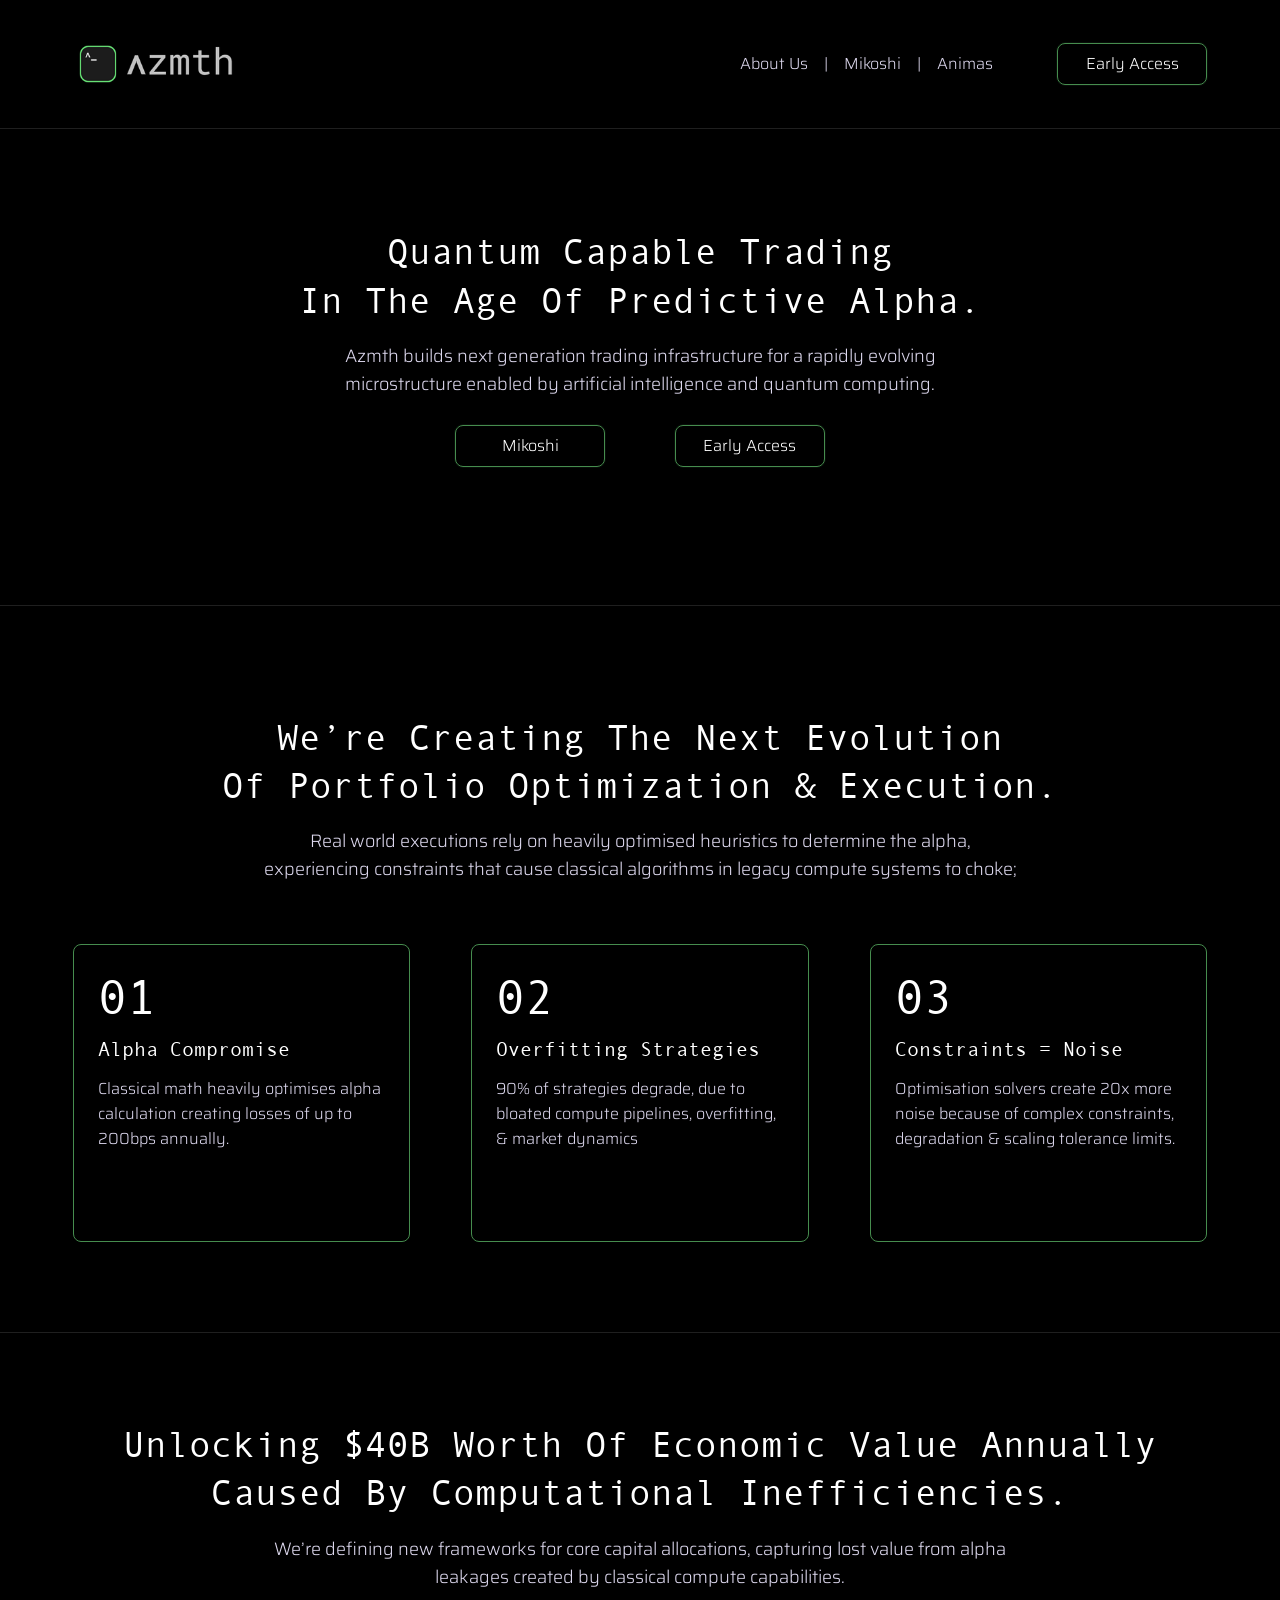
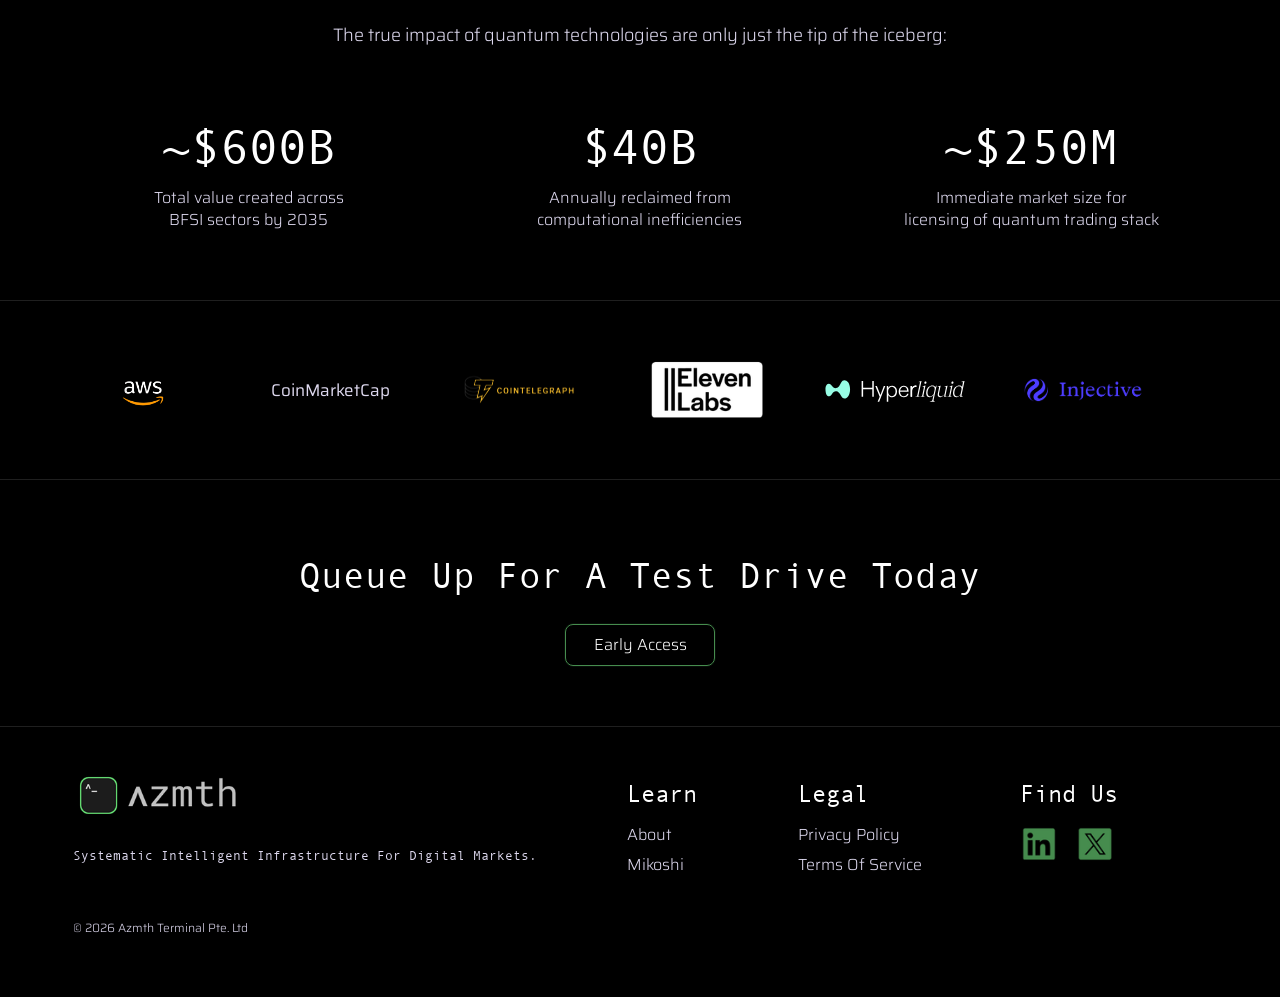
<file: index.html>
<!DOCTYPE html>
<html lang="en">
<head>
  <meta charset="utf-8">
  <meta name="viewport" content="width=device-width, initial-scale=1">
  <title>Azmth</title>
  <meta name="description" content="Azmth builds hyper-experiential financial intelligence infrastructure for a market disrupted by artificial intelligence.">
  <meta property="og:title" content="Azmth">
  <meta property="og:description" content="Building the next generation financial intelligence layer.">
  <meta property="og:image" content="assets/azmth/azmth-logo.png">
  <meta property="og:type" content="website">
  <meta name="twitter:card" content="summary_large_image">
  <link rel="preload" href="fonts/andale/andalemono.ttf" as="font" type="font/ttf" crossorigin>
  <link rel="preload" href="fonts/saira/Saira-Light.ttf" as="font" type="font/ttf" crossorigin>
  <link rel="stylesheet" href="css/normalize.css">
  <link rel="stylesheet" href="css/webflow.css">
  <link rel="stylesheet" href="css/azimuth-terminal.webflow.css?v=supplied-terms-1">
  <link rel="icon" href="images/favicon.png" type="image/png">
  <link rel="apple-touch-icon" href="images/webclip.png">
</head>
<body>
  <header class="site-header" aria-label="Primary navigation">
    <a class="brand" href="#home" aria-label="Azmth home">
      <img src="assets/azmth/azmth-logo.png" alt="Azmth">
    </a>
    <button class="nav-toggle" type="button" aria-label="Toggle navigation" aria-expanded="false">
      <span></span>
      <span></span>
    </button>
    <nav class="site-nav" aria-label="Main">
      <a href="aboutUs.html">About Us</a>
      <a href="mikoshi.html">Mikoshi</a>
      <a href="https://projektanimas.azmth.ai/" target="_blank" rel="noopener noreferrer">Animas</a>
      <a class="outline-button nav-access" href="https://forms.gle/Czc9RVbQYBpj58UT9" target="_blank" rel="noopener noreferrer">Early Access</a>
    </nav>
  </header>

  <main id="home">
    <section class="hero-section" aria-labelledby="hero-title">
      <div class="hero-copy">
        <h1 id="hero-title"><span class="copy-line">Quantum Capable Trading</span><span class="copy-line">In The Age Of Predictive Alpha.</span></h1>
        <p>Azmth builds next generation trading infrastructure for a rapidly evolving<br class="desktop-break"> microstructure enabled by artificial intelligence and quantum computing.</p>
        <div class="hero-actions">
          <a class="outline-button" href="mikoshi.html">Mikoshi</a>
          <a class="outline-button" href="https://forms.gle/Czc9RVbQYBpj58UT9" target="_blank" rel="noopener noreferrer">Early Access</a>
        </div>
      </div>
    </section>

    <section id="about" class="statement-section" aria-labelledby="about-title">
      <div class="statement-copy">
        <h2 id="about-title"><span class="copy-line">We&rsquo;re Creating The Next Evolution</span><span class="copy-line">Of Portfolio Optimization &amp; Execution.</span></h2>
        <p>Real world executions rely on heavily optimised heuristics to determine the alpha,<br class="desktop-break"> experiencing constraints that cause classical algorithms in legacy compute systems to choke;</p>
      </div>
      <div class="challenge-grid">
        <article class="challenge-card">
          <span class="challenge-number">01</span>
          <h3>Alpha Compromise</h3>
          <p>Classical math heavily optimises alpha calculation creating losses of up to 200bps annually.</p>
        </article>
        <article class="challenge-card">
          <span class="challenge-number">02</span>
          <h3>Overfitting Strategies</h3>
          <p>90% of strategies degrade, due to bloated compute pipelines, overfitting, &amp; market dynamics</p>
        </article>
        <article class="challenge-card">
          <span class="challenge-number">03</span>
          <h3>Constraints = Noise</h3>
          <p>Optimisation solvers create 20x more noise because of complex constraints, degradation &amp; scaling tolerance limits.</p>
        </article>
      </div>
    </section>

    <section id="impact" class="impact-section" aria-labelledby="impact-title">
      <h2 id="impact-title"><span class="copy-line">Unlocking $40B Worth Of Economic Value Annually</span><span class="copy-line">Caused By Computational Inefficiencies.</span></h2>
      <p>We&rsquo;re defining new frameworks for core capital allocations, capturing lost value from alpha<br class="desktop-break"> leakages created by classical compute capabilities.</p>
      <p class="impact-note">The true impact of quantum technologies are only just the tip of the iceberg:</p>
      <div class="metrics-grid">
        <div class="metric"><span class="metric-value">~$600B</span><p>Total value created across<br> BFSI sectors by 2035</p></div>
        <div class="metric"><span class="metric-value">$40B</span><p>Annually reclaimed from<br> computational inefficiencies</p></div>
        <div class="metric"><span class="metric-value">~$250M</span><p>Immediate market size for<br> licensing of quantum trading stack</p></div>
      </div>
    </section>

    <section class="logo-section" aria-label="Technology ecosystem">
      <div class="logo-carousel">
        <div class="logo-track">
      <div class="logo-strip">
        <img src="assets/azmth/aws-logo.svg" alt="AWS">
        <span class="logo-placeholder">CoinMarketCap</span>
        <img src="assets/azmth/cointelegraph-logo.svg" alt="Cointelegraph">
        <img src="assets/azmth/elevenlabs-logo.png" alt="ElevenLabs">
        <img src="assets/azmth/hyperliquid-logo.svg" alt="Hyperliquid">
        <img src="assets/azmth/injective-logo.svg" alt="Injective">
        <img class="nvidia-logo" src="assets/azmth/nvidia-logo.png" alt="NVIDIA Inception Program">
        <img src="assets/azmth/polymarket-logo.svg" alt="Polymarket">
      </div>
      <div class="logo-strip" aria-hidden="true">
        <img src="assets/azmth/aws-logo.svg" alt="AWS">
        <span class="logo-placeholder">CoinMarketCap</span>
        <img src="assets/azmth/cointelegraph-logo.svg" alt="Cointelegraph">
        <img src="assets/azmth/elevenlabs-logo.png" alt="ElevenLabs">
        <img src="assets/azmth/hyperliquid-logo.svg" alt="Hyperliquid">
        <img src="assets/azmth/injective-logo.svg" alt="Injective">
        <img class="nvidia-logo" src="assets/azmth/nvidia-logo.png" alt="NVIDIA Inception Program">
        <img src="assets/azmth/polymarket-logo.svg" alt="Polymarket">
      </div>
        </div>
      </div>
    </section>

    <section id="contact" class="contact-section" aria-labelledby="contact-title">
      <div class="contact-inner">
        <h2 id="contact-title">Queue Up For A Test Drive Today</h2>
        <a class="outline-button" href="https://forms.gle/Czc9RVbQYBpj58UT9" target="_blank" rel="noopener noreferrer">Early Access</a>
      </div>
    </section>
  </main>

  <footer class="site-footer">
    <div class="footer-brand">
      <a href="#home" aria-label="Azmth home"><img src="assets/azmth/azmth-logo.png" alt="Azmth"></a>
      <p class="footer-tagline">Systematic Intelligent Infrastructure For Digital Markets.</p>
      <p class="footer-copyright">&copy; 2026 Azmth Terminal Pte. Ltd</p>
    </div>
    <nav class="footer-column" aria-label="Learn">
      <h3>Learn</h3>
      <a href="aboutUs.html">About</a>
      <a href="mikoshi.html">Mikoshi</a>
    </nav>
    <nav class="footer-column" aria-label="Legal">
      <h3>Legal</h3>
      <a href="#privacy-policy">Privacy Policy</a>
      <a href="#terms-of-service">Terms Of Service</a>
    </nav>
    <div class="footer-column">
      <h3>Find Us</h3>
      <div class="social-links" aria-label="Social links">
        <a href="https://www.linkedin.com/company/azmuth-terminal/posts/?feedView=all" target="_blank" rel="noreferrer" aria-label="LinkedIn"><img src="assets/azmth/linkedin-icon.png" alt=""></a>
        <a href="https://x.com/azmth_ai" target="_blank" rel="noreferrer" aria-label="X"><img src="assets/azmth/x-icon.png" alt=""></a>
      </div>
    </div>
  </footer>

  <div id="animas" class="privacy-dialog" role="dialog" aria-modal="true" aria-labelledby="animas-title">
    <div class="privacy-dialog-inner">
      <a class="privacy-close" href="#home" aria-label="Close Animas details">&times;</a>
      <h2 id="animas-title">Animas</h2>
      <p>Programmable lightweight co-pilot system for signals, critical decisioning, self-learning strategies in real time.</p>
      <p><a href="https://forms.gle/Czc9RVbQYBpj58UT9" target="_blank" rel="noopener noreferrer">Request Early Access &rarr;</a></p>
    </div>
  </div>

  <div id="terms-of-service" class="privacy-dialog" role="dialog" aria-modal="true" aria-labelledby="terms-title">
    <div class="privacy-dialog-inner privacy-policy-panel terms-policy-panel" tabindex="0">
      <a class="privacy-close" href="#" aria-label="Close terms of service">&times;</a>
      <h2 id="terms-title">TERMS OF SERVICE</h2>
      <p class="policy-date">Last Updated: 1 Oct 2026</p>
      <p>Welcome to Azmth Terminal Pte. Ltd. (&quot;Company,&quot; &quot;we,&quot; &quot;us,&quot; or &quot;our&quot;). These Terms of Service (&quot;Terms&quot;) govern your access to and use of our website www.azmth.ai, web applications, mobile applications, and online financial technology services (collectively, the &quot;Services&quot;).</p>
      <p>By accessing or using our Services, you agree to be bound by these Terms and our <a href="#privacy-policy">Privacy Policy</a>. If you do not agree to these Terms, you must not access or use the Services.</p>
      <h3>1. Legal Eligibility &amp; Account Registration</h3>
      <h4>1.1 Eligibility Requirements</h4>
      <p>To use our Services, you must:</p>
      <ul>
        <li>Be at least 18 years old (or the age of majority in your jurisdiction).</li>
        <li>Be a resident of a legal jurisdiction where our Services are authorized for operation.</li>
        <li>Not be subject to trade sanctions, economic embargoes, or listed on restricted party lists maintained by government authorities (e.g., OFAC).</li>
      </ul>
      <h4>1.2 Identity Verification (KYC / AML)</h4>
      <p>To comply with applicable financial regulations, Anti-Money Laundering (AML) laws, and Know Your Customer (KYC) requirements, you must provide accurate, current, and complete information during registration. You authorize us, directly or through third parties, to make inquiries and verify your identity, background, and financial records.</p>
      <h4>1.3 Account Security</h4>
      <p>You are solely responsible for maintaining the confidentiality of your account credentials, login credentials, passwords, and multi-factor authentication (MFA) tokens. You agree to notify us immediately at <a href="mailto:noone@azmth.ai">noone@azmth.ai</a> of any unauthorissed access to or use of your account. We are not liable for losses caused by stolen or compromised credentials resulting from user negligence.</p>
      <h3>2. Fintech Services &amp; Platform Limitations</h3>
      <h4>2.1 Scope of Platform Services</h4>
      <p>Azmth provides financial technology software and platform services. Unless explicitly stated otherwise:</p>
      <ul>
        <li>We are a technology company and not a licensed bank, depository institution, or broker-dealer.</li>
        <li>Banking services, card issuance, clearing, or payment processing are facilitated through our licensed partner financial institutions (&quot;Banking Partners&quot;).</li>
        <li>Deposits held with partner institutions may be eligible for FDIC insurance (or local equivalent) subject to applicable limits and pass-through coverage conditions.</li>
      </ul>
      <h4>2.2 Third-Party Integrations</h4>
      <p>Our Services may integrate with third-party providers (e.g., exchanges, payment gateways, bank account aggregation services, credit bureaus, or identity verification engines). Your use of those integrations is subject to the terms and privacy policies of those third parties. We do not control and are not responsible for third-party services or data availability.</p>
      <h3>3. Transactions, Fees, and Reversals</h3>
      <h4>3.1 Fee Schedule</h4>
      <p>You agree to pay all applicable fees associated with your use of the Services as outlined in our published Fee Schedule on the website. We reserve the right to modify our fees at any time upon notice via our website or email.</p>
      <h4>3.2 Transaction Execution &amp; Delays</h4>
      <p>Transaction processing times, funds transfers, and payment executions depend on third-party networks, banking partner schedules, and clearance processes. We do not guarantee immediate execution or real-time settlement unless explicitly stated.</p>
      <h4>3.3 Authorisation &amp; Reversals</h4>
      <p>You authorise us and our banking partners to debit or credit your linked accounts for authorised transactions, fees, chargebacks, and corrections. You agree not to initiate unauthorised chargebacks or reverse legitimate transactions. We reserve the right to recover funds, hold account balances, or suspend services in the event of unauthorised, fraudulent, or NSF (Non-Sufficient Funds) transactions.</p>
      <h3>4. Prohibited Activities</h3>
      <p>You agree not to use the Services for any unlawful, fraudulent, or restricted activities, including but not limited to:</p>
      <ul>
        <li>Money laundering, terrorist financing, or sanctions evasion.</li>
        <li>Transacting with illicit funds, illegal gambling, or purchasing prohibited goods/services.</li>
        <li>Providing false, misleading, or stolen identity or financial information.</li>
        <li>Reverse engineering, decompiling, or attempting to extract the source code of our platform.</li>
        <li>Using automated tools, scrapers, bots, or scripts to access our site or harvest data without permission.</li>
        <li>Interfering with system integrity, introducing malware, or circumventing platform security mechanisms.</li>
      </ul>
      <h3>5. Intellectual Property</h3>
      <p>All content, software, trade secrets, logos, design elements, interfaces, trademarks, and documentation provided through the Services are the exclusive property of Azmth Terminal Pte. Ltd. or its licensors. Subject to these Terms, we grant you a limited, non-exclusive, non-transferable, revocable license to access and use the platform solely for your personal or authorised business use.</p>
      <h3>6. Account Suspension and Termination</h3>
      <h4>6.1 Termination by You</h4>
      <p>You may close your account at any time by contacting customer support, provided all pending transactions are settled and your account balance is zero.</p>
      <h4>6.2 Termination or Suspension by Us</h4>
      <p>We reserve the right to suspend, freeze, or terminate your access to the Services immediately, without prior notice, if:</p>
      <ul>
        <li>We suspect a violation of these Terms, security compromise, or fraudulent activity.</li>
        <li>We are required to do so by applicable law, court order, or regulatory authority.</li>
        <li>Your account exhibits unusual, suspicious, or high-risk transaction activity.</li>
      </ul>
      <p>Upon termination, your right to use the Services will immediately cease. Any remaining lawful funds in your account will be returned to you in accordance with applicable laws and regulatory clearance procedures.</p>
      <h3>7. Disclaimer of Warranties</h3>
      <p>THE SERVICES ARE PROVIDED ON AN &quot;AS IS&quot; AND &quot;AS AVAILABLE&quot; BASIS WITHOUT WARRANTIES OF ANY KIND, EITHER EXPRESS OR IMPLIED. TO THE FULLEST EXTENT PERMISSIBLE UNDER APPLICABLE LAW, WE DISCLAIM ALL WARRANTIES, INCLUDING IMPLIED WARRANTIES OF MERCHANTABILITY, FITNESS FOR A PARTICULAR PURPOSE, TITLE, AND NON-INFRINGEMENT.</p>
      <p>WE DO NOT WARRANT THAT THE SERVICES WILL BE UNINTERRUPTED, ERROR-FREE, SECURE, OR FREE OF VIRUSES OR OTHER HARMFUL COMPONENTS. FINANCIAL MARKET DATA AND TRANSACTION INFORMATION ARE PROVIDED FOR INFORMATIONAL AND OPERATIONAL PURPOSES WITHOUT GUARANTEE OF COMPLETE ACCURACY OR ACCESSIBILITY AT ALL TIMES.</p>
      <h3>8. Limitation of Liability</h3>
      <p>TO THE MAXIMUM EXTENT PERMITTED BY APPLICABLE LAW, IN NO EVENT SHALL AZMTH TERMINAL PTE. LTD., ITS AFFILIATES, DIRECTORS, EMPLOYEES, AGENTS, OR BANKING PARTNERS BE LIABLE FOR ANY INDIRECT, CONSEQUENTIAL, INCIDENTAL, SPECIAL, PUNISHABLE, OR EXEMPLARY DAMAGES, INCLUDING LOSS OF PROFITS, REVENUE, GOODWILL, DATA, OR FINANCIAL LOSSES ARISING FROM OR RELATED TO YOUR USE OF OR INABILITY TO USE THE SERVICES.</p>
      <p>OUR TOTAL AGGREGATE LIABILITY FOR ALL CLAIMS ARISING UNDER OR RELATED TO THESE TERMS OR THE SERVICES SHALL NOT EXCEED THE TOTAL FEES PAID BY YOU TO US IN THE TWELVE (12) MONTHS PRECEDING THE EVENT GIVING RISE TO LIABILITY.</p>
      <h3>9. Indemnification</h3>
      <p>You agree to defend, indemnify, and hold harmless Azmth Terminal Pte. Ltd., its parent companies, affiliates, officers, directors, employees, and banking partners from and against any third-party claims, damages, obligations, losses, liabilities, costs, or debt (including legal fees) arising from:</p>
      <ul>
        <li>Your use of and access to the Services.</li>
        <li>Your violation of any provision of these Terms or applicable law.</li>
        <li>Your violation of any third-party right, including financial, privacy, or intellectual property rights.</li>
      </ul>
      <h3>10. Dispute Resolution &amp; Governing Law</h3>
      <h4>10.1 Governing Law</h4>
      <p>These Terms shall be governed by and construed in accordance with the laws of Singapore, without regard to its conflict of law principles.</p>
      <h4>10.2 Mandatory Arbitration</h4>
      <p>Any dispute, claim, or controversy arising out of or relating to these Terms or the breach, termination, enforcement, interpretation, or validity thereof shall be settled by binding individual arbitration administered in Singapore, rather than in court.</p>
      <h4>10.3 Class Action Waiver</h4>
      <p>YOU AND AZMTH TERMINAL PTE. LTD. AGREE THAT EACH MAY BRING CLAIMS AGAINST THE OTHER ONLY IN AN INDIVIDUAL CAPACITY AND NOT AS A PLAINTIFF OR CLASS MEMBER IN ANY PURPORTED CLASS, CONSOLIDATED, OR REPRESENTATIVE PROCEEDING.</p>
      <h3>11. Amendments and Updates</h3>
      <p>We reserve the right to amend or update these Terms at any time. We will provide notice of material changes by updating the &quot;Last Updated&quot; date at the top of these Terms and posting the updated version on our website, or via email notification. Your continued use of the Services after the effective date of revised Terms constitutes acceptance of those changes.</p>
      <h3>12. Contact Information</h3>
      <p>If you have questions, comments, or legal notices regarding these Terms, please contact us at:</p>
      <ul>
        <li>Company Name: Azmth Terminal Pte. Ltd.</li>
        <li>Email: <a href="mailto:noone@azmth.ai">noone@azmth.ai</a></li>
      </ul>
    </div>
  </div>

  <div id="privacy-policy" class="privacy-dialog" role="dialog" aria-modal="true" aria-labelledby="privacy-title">
    <div class="privacy-dialog-inner privacy-policy-panel" tabindex="0">
      <a class="privacy-close" href="#" aria-label="Close privacy policy">&times;</a>
      <h2 id="privacy-title">PRIVACY POLICY</h2>
      <p class="policy-date">Last Updated: 1 Oct 2026</p>
      <p>Azmth Terminal Pte. Ltd. (&quot;we,&quot; &quot;us,&quot; or &quot;our&quot;) respects your privacy and is committed to protecting the personal and financial information you share with us through our website www.azmth.ai and related financial services (collectively, the &quot;Services&quot;).</p>
      <p>Please read this Privacy Policy carefully to understand how we collect, use, store, and safeguard your information.</p>
      <h3>1. Information We Collect</h3>
      <p>Because we provide financial technology services, we collect various categories of information necessary to deliver our services, satisfy identity verification requirements, and comply with law:</p>
      <ul>
        <li>Personal Identification Data: Full legal name, date of birth, Social Security Number or tax identification number, government-issued photo ID (e.g., driver&#x27;s license or passport), physical address, email address, and phone number.</li>
        <li>Financial &amp; Transactional Data: Bank account numbers, debit/credit card details, payment history, transaction records, account balances, and credit score or history (where applicable).</li>
        <li>Technical &amp; Usage Data: IP address, browser type, device identifiers, operating system, pages visited, time spent on pages, and referral sources collected via logs and cookies.</li>
        <li>Know Your Customer (KYC) / Anti-Money Laundering (AML) Data: Employment status, source of funds, investor accreditation details, and background verification data required by financial regulations.</li>
      </ul>
      <h3>2. How We Use Your Information</h3>
      <p>We use your information strictly for legitimate legal, operational, and regulatory purposes, including:</p>
      <ul>
        <li>Service Delivery: Processing transactions, managing your account, executing payments, and maintaining ledger records.</li>
        <li>Identity Verification &amp; Compliance: Verifying your identity, conducting fraud prevention checks, and complying with Anti-Money Laundering (AML) and Know Your Customer (KYC) mandates.</li>
        <li>Security &amp; Risk Assessment: Detecting, preventing, and responding to cyber threats, unauthorised transactions, or fraudulent activities.</li>
        <li>Customer Support: Responding to inquiries, resolving account issues, and sending service updates or transaction receipts.</li>
        <li>Legal Obligations: Complying with court orders, subpoenas, regulatory inquiries, and audit demands.</li>
      </ul>
      <h3>3. How We Share Your Information</h3>
      <p>We do not sell your personal data. We share your information only under the following circumstances:</p>
      <ul>
        <li>Financial Service Partners &amp; Banking Partners: Bank partners, payment processors, card networks, and clearinghouses involved in completing your requested financial transactions.</li>
        <li>Service Providers: Trusted third-party vendors providing web hosting, identity verification, fraud detection, customer analytics, and customer support services, operating under strict confidentiality obligations.</li>
        <li>Legal and Regulatory Authorities: Government bodies, law enforcement, or regulatory agencies when required by law, regulation, or court order.</li>
        <li>Business Transfers: In connection with a merger, acquisition, reorganization, or sale of company assets, subject to standard confidentiality protections.</li>
      </ul>
      <h3>4. Data Protection &amp; Security</h3>
      <p>We maintain administrative, technical, and physical safeguards designed to protect your personal and financial information, including:</p>
      <ul>
        <li>End-to-end encryption for sensitive data in transit (TLS/SSL) and at rest (AES-256).</li>
        <li>Strict multi-factor authentication (MFA) and role-based access controls for internal data access.</li>
        <li>Compliance with Payment Card Industry Data Security Standards (PCI-DSS) where payment processing occurs.</li>
      </ul>
      <p>Please note: No internet transmission or electronic storage method is 100% secure. While we strive to protect your data, we cannot guarantee absolute security.</p>
      <h3>5. Data Retention</h3>
      <p>We retain your personal and transactional information for as long as your account remains active or as required by financial regulations. Many financial laws require us to retain records (such as transaction history and KYC records) for a minimum of [e.g., 5 to 7 years] after account closure.</p>
      <h3>6. Your Rights and Choices</h3>
      <p>Depending on your jurisdiction (e.g., GDPR, CCPA/CPRA, GLBA), you may have the following rights regarding your personal data:</p>
      <ul>
        <li>Access &amp; Portability: Request a copy of the personal information we hold about you.</li>
        <li>Correction: Request correction of inaccurate or incomplete data.</li>
        <li>Deletion: Request deletion of personal data, subject to mandatory statutory retention obligations under financial regulations.</li>
        <li>Marketing Opt-Out: Unsubscribe from promotional communications at any time via the unsubscribe link in our emails or by contacting support.</li>
      </ul>
      <h3>7. Cookies and Tracking Technologies</h3>
      <p>We use cookies and similar technologies to ensure core website functionality, analyze web traffic, and secure your session. You can manage your cookie preferences through your browser settings, though disabling essential cookies may impact web functionality and access to your account.</p>
      <h3>8. International Data Transfers</h3>
      <p>If you access our Services from outside Hong Kong &amp; Singapore, your information may be transferred to, stored, and processed in jurisdictions where our servers or third-party providers are located. We take steps to ensure appropriate data transfer mechanisms are in place.</p>
      <h3>9. Contact Us</h3>
      <p>If you have questions, concerns, or requests regarding this Privacy Policy or our data practices, please contact us at:</p>
      <ul>
        <li>Company Name: Azmth Terminal Pte. Ltd.</li>
        <li>Email: <a href="mailto:noone@azmth.ai">noone@azmth.ai</a></li>
      </ul>
    </div>
  </div>

  <script>
    const toggle = document.querySelector('.nav-toggle');
    const nav = document.querySelector('.site-nav');

    toggle.addEventListener('click', () => {
      const isOpen = toggle.getAttribute('aria-expanded') === 'true';
      toggle.setAttribute('aria-expanded', String(!isOpen));
      nav.classList.toggle('is-open', !isOpen);
    });

    nav.addEventListener('click', (event) => {
      if (event.target.tagName === 'A') {
        toggle.setAttribute('aria-expanded', 'false');
        nav.classList.remove('is-open');
      }
    });

  </script>
</body>
</html>
</file>
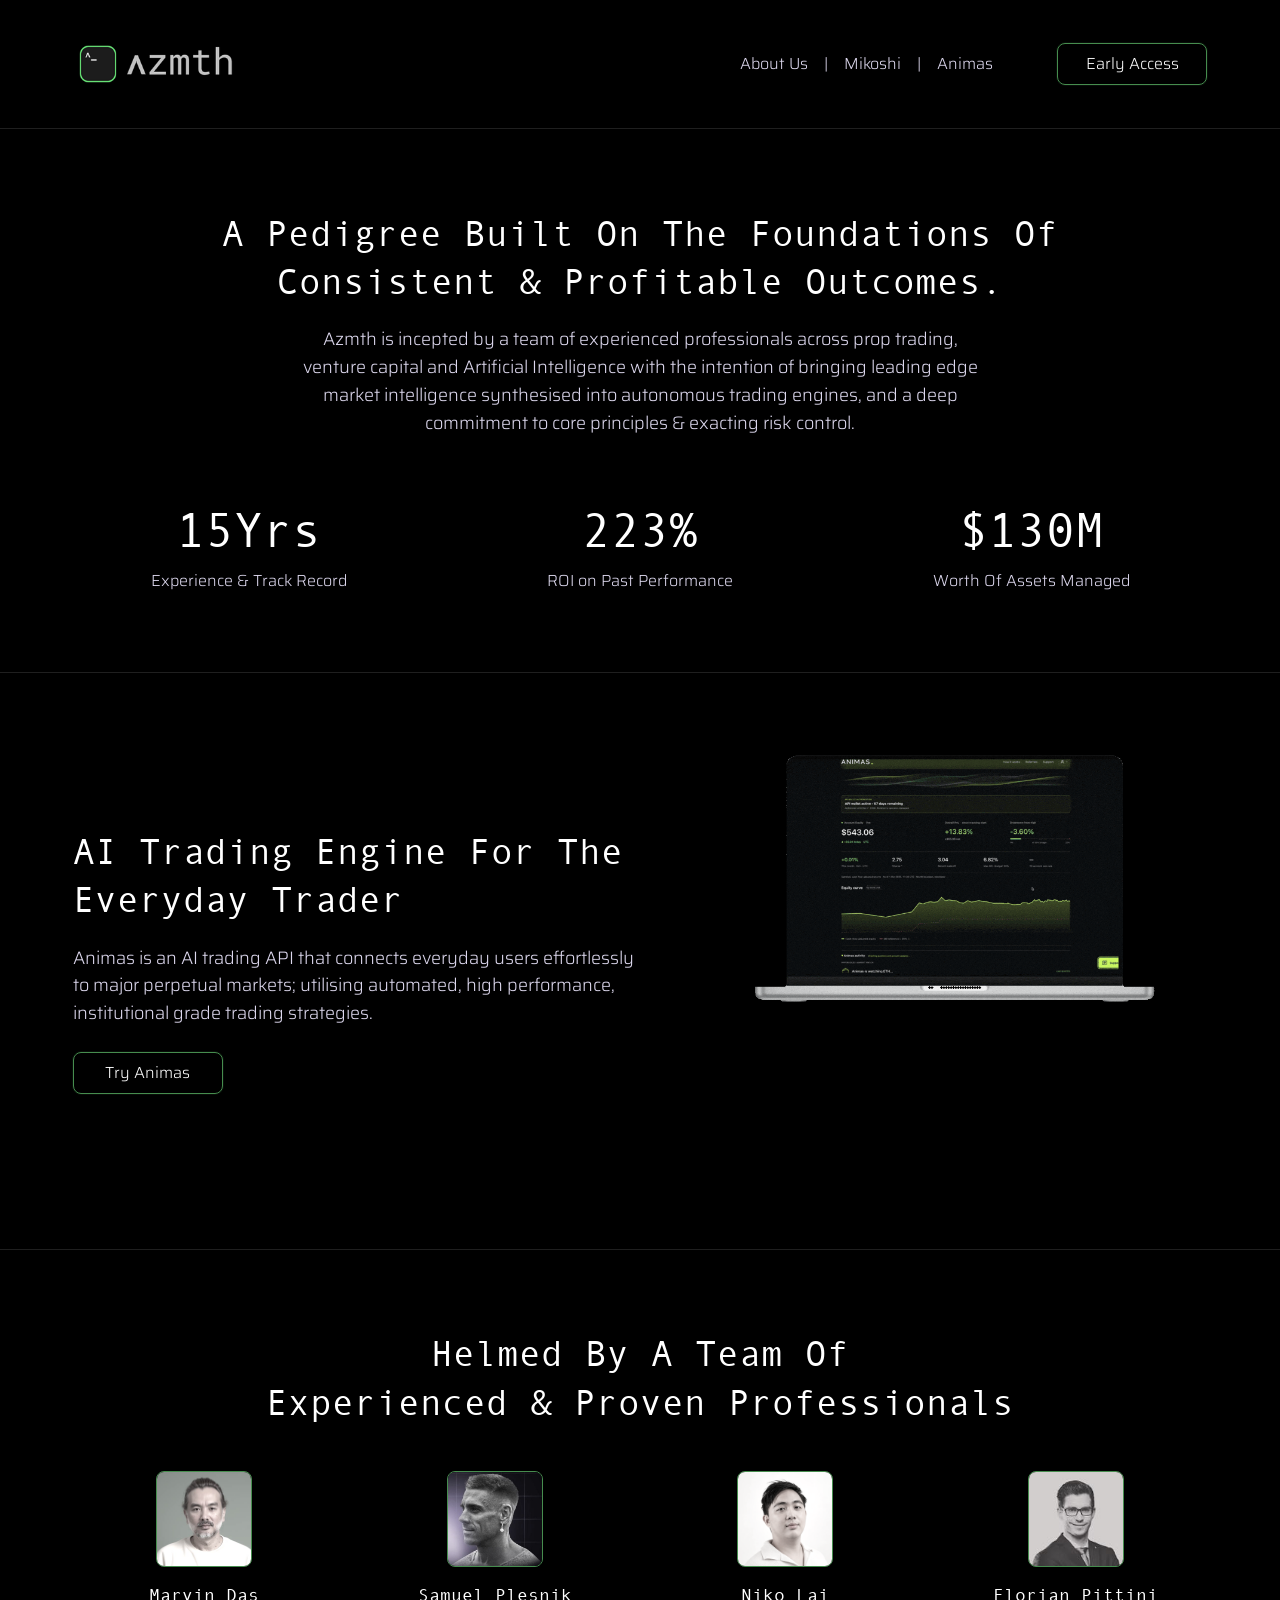
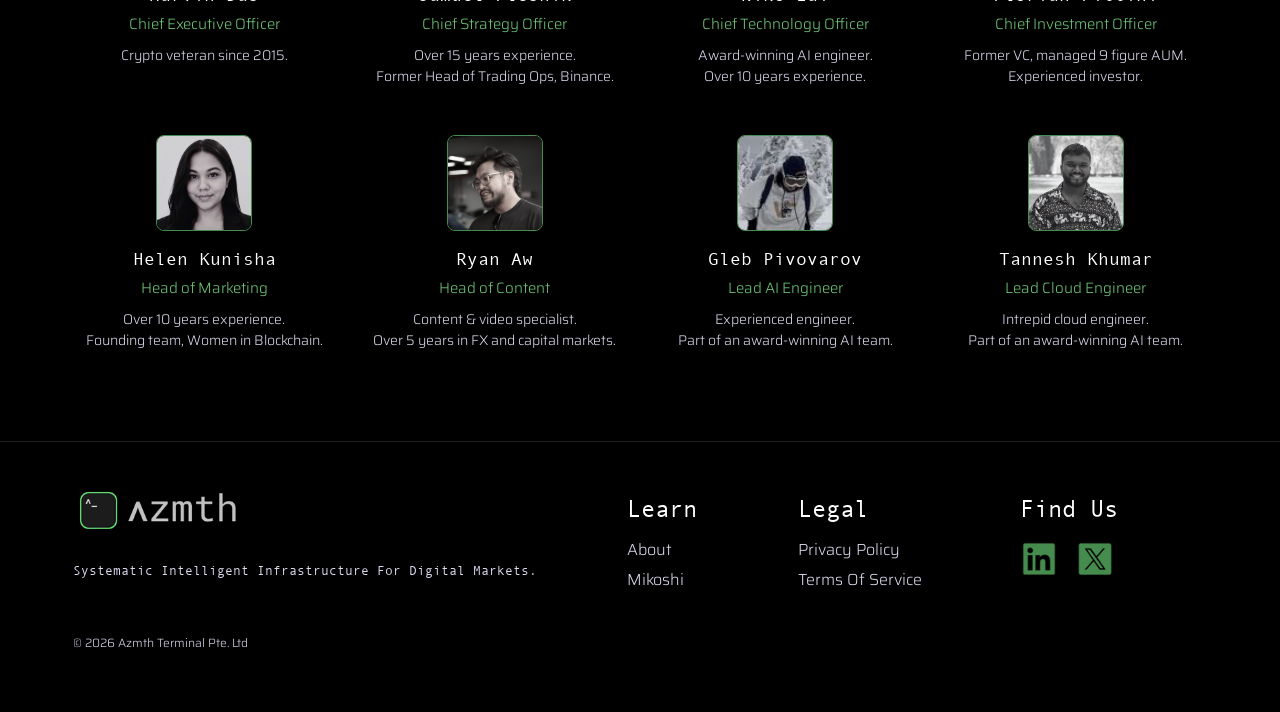
<file: aboutUs.html>
<!DOCTYPE html>
<html lang="en">
<head>
  <meta charset="utf-8">
  <meta name="viewport" content="width=device-width, initial-scale=1">
  <title>About Us | Azmth</title>
  <meta name="description" content="Azmth is built by experienced professionals across prop trading, venture capital and artificial intelligence.">
  <meta property="og:title" content="About Us | Azmth">
  <meta property="og:description" content="Building the next generation financial intelligence layer.">
  <meta property="og:image" content="assets/azmth/azmth-logo.png">
  <meta property="og:type" content="website">
  <meta name="twitter:card" content="summary_large_image">
  <link rel="preload" href="fonts/andale/andalemono.ttf" as="font" type="font/ttf" crossorigin>
  <link rel="preload" href="fonts/saira/Saira-Light.ttf" as="font" type="font/ttf" crossorigin>
  <link rel="stylesheet" href="css/normalize.css">
  <link rel="stylesheet" href="css/webflow.css">
  <link rel="stylesheet" href="css/azimuth-terminal.webflow.css?v=supplied-terms-1">
  <link rel="icon" href="images/favicon.png" type="image/png">
  <link rel="apple-touch-icon" href="images/webclip.png">
</head>
<body class="about-page">
  <header class="site-header" aria-label="Primary navigation">
    <a class="brand" href="index.html#home" aria-label="Azmth home">
      <img src="assets/azmth/azmth-logo.png" alt="Azmth">
    </a>
    <button class="nav-toggle" type="button" aria-label="Toggle navigation" aria-expanded="false">
      <span></span>
      <span></span>
    </button>
    <nav class="site-nav" aria-label="Main">
      <a href="aboutUs.html">About Us</a>
      <a href="mikoshi.html">Mikoshi</a>
      <a href="https://projektanimas.azmth.ai/" target="_blank" rel="noopener noreferrer">Animas</a>
      <a class="outline-button nav-access" href="https://forms.gle/Czc9RVbQYBpj58UT9" target="_blank" rel="noopener noreferrer">Early Access</a>
    </nav>
  </header>

  <main id="home">
    <section class="about-hero" aria-labelledby="about-title">
      <h1 id="about-title"><span class="copy-line">A Pedigree Built On The Foundations Of</span><span class="copy-line">Consistent &amp; Profitable Outcomes.</span></h1>
      <p class="about-intro">Azmth is incepted by a team of experienced professionals across prop trading,<br class="desktop-break"> venture capital and Artificial Intelligence with the intention of bringing leading edge<br class="desktop-break"> market intelligence synthesised into autonomous trading engines, and a deep<br class="desktop-break"> commitment to core principles &amp; exacting risk control.</p>
      <div class="metrics-grid">
        <div class="metric"><span class="metric-value">15Yrs</span><p>Experience &amp; Track Record</p></div>
        <div class="metric"><span class="metric-value">223%</span><p>ROI on Past Performance</p></div>
        <div class="metric"><span class="metric-value">$130M</span><p>Worth Of Assets Managed</p></div>
      </div>
    </section>

    <section class="about-animas" aria-labelledby="animas-title">
      <div class="about-animas-copy">
        <h2 id="animas-title">AI Trading Engine For The<br class="desktop-break"> Everyday Trader</h2>
        <p>Animas is an AI trading API that connects everyday users effortlessly to major perpetual markets; utilising automated, high performance, institutional grade trading strategies.</p>
        <a class="outline-button" href="https://projektanimas.azmth.ai/" target="_blank" rel="noopener noreferrer">Try Animas</a>
      </div>
      <img class="about-laptop" src="assets/azmth/laptop.gif" alt="Animated laptop showing the Animas trading dashboard" width="864" height="864">
    </section>

    <section class="about-team" aria-labelledby="team-title">
      <h2 id="team-title"><span class="copy-line">Helmed By A Team Of</span><span class="copy-line">Experienced &amp; Proven Professionals</span></h2>
      <div class="team-grid">
        <article class="team-member">
          <div class="team-portrait"><img src="assets/azmth/team/marvin-das.jpg?v=2" alt="Marvin Das" width="96" height="96" loading="lazy"></div>
          <h3>Marvin Das</h3>
          <p class="team-role">Chief Executive Officer</p>
          <p class="team-bio">Crypto veteran since 2015.<br></p>
        </article>
        <article class="team-member">
          <div class="team-portrait"><img src="assets/azmth/team/samuel-plesnik.jpg" alt="Samuel Plesnik" width="96" height="96" loading="lazy"></div>
          <h3>Samuel Plesnik</h3>
          <p class="team-role">Chief Strategy Officer</p>
          <p class="team-bio">Over 15 years experience.<br>Former Head of Trading Ops, Binance.</p>
        </article>
        <article class="team-member">
          <div class="team-portrait"><img src="assets/azmth/team/niko-lai.png" alt="Niko Lai" width="96" height="96" loading="lazy"></div>
          <h3>Niko Lai</h3>
          <p class="team-role">Chief Technology Officer</p>
          <p class="team-bio">Award-winning AI engineer.<br>Over 10 years experience.</p>
        </article>
        <article class="team-member">
          <div class="team-portrait"><img src="assets/azmth/team/florian-pittini.jpg" alt="Florian Pittini" width="96" height="96" loading="lazy"></div>
          <h3>Florian Pittini</h3>
          <p class="team-role">Chief Investment Officer</p>
          <p class="team-bio">Former VC, managed 9 figure AUM.<br>Experienced investor.</p>
        </article>
        <article class="team-member">
          <div class="team-portrait"><img src="assets/azmth/team/helen-kunisha.jpg" alt="Helen Kunisha" width="96" height="96" loading="lazy"></div>
          <h3>Helen Kunisha</h3>
          <p class="team-role">Head of Marketing</p>
          <p class="team-bio">Over 10 years experience.<br>Founding team, Women in Blockchain.</p>
        </article>
        <article class="team-member">
          <div class="team-portrait"><img src="assets/azmth/team/ryan-aw.jpg?v=2" alt="Ryan Aw" width="96" height="96" loading="lazy"></div>
          <h3>Ryan Aw</h3>
          <p class="team-role">Head of Content</p>
          <p class="team-bio">Content & video specialist.<br>Over 5 years in FX and capital markets.</p>
        </article>
        <article class="team-member">
          <div class="team-portrait"><img src="assets/azmth/team/gleb-pivovarov.jpg" alt="Gleb Pivovarov" width="96" height="96" loading="lazy"></div>
          <h3>Gleb Pivovarov</h3>
          <p class="team-role">Lead AI Engineer</p>
          <p class="team-bio">Experienced engineer.<br>Part of an award-winning AI team.</p>
        </article>
        <article class="team-member">
          <div class="team-portrait"><img src="assets/azmth/team/tannesh-khumar.jpg?v=2" alt="Tannesh Khumar" width="96" height="96" loading="lazy"></div>
          <h3>Tannesh Khumar</h3>
          <p class="team-role">Lead Cloud Engineer</p>
          <p class="team-bio">Intrepid cloud engineer.<br>Part of an award-winning AI team.</p>
        </article>
      </div>
    </section>
  </main>

  <footer class="site-footer">
    <div class="footer-brand">
      <a href="index.html#home" aria-label="Azmth home"><img src="assets/azmth/azmth-logo.png" alt="Azmth"></a>
      <p class="footer-tagline">Systematic Intelligent Infrastructure For Digital Markets.</p>
      <p class="footer-copyright">&copy; 2026 Azmth Terminal Pte. Ltd</p>
    </div>
    <nav class="footer-column" aria-label="Learn">
      <h3>Learn</h3>
      <a href="aboutUs.html">About</a>
      <a href="mikoshi.html">Mikoshi</a>
    </nav>
    <nav class="footer-column" aria-label="Legal">
      <h3>Legal</h3>
      <a href="#privacy-policy">Privacy Policy</a>
      <a href="#terms-of-service">Terms Of Service</a>
    </nav>
    <div class="footer-column">
      <h3>Find Us</h3>
      <div class="social-links" aria-label="Social links">
        <a href="https://www.linkedin.com/company/azmuth-terminal/posts/?feedView=all" target="_blank" rel="noreferrer" aria-label="LinkedIn"><img src="assets/azmth/linkedin-icon.png" alt=""></a>
        <a href="https://x.com/azmth_ai" target="_blank" rel="noreferrer" aria-label="X"><img src="assets/azmth/x-icon.png" alt=""></a>
      </div>
    </div>
  </footer>

  <div id="terms-of-service" class="privacy-dialog" role="dialog" aria-modal="true" aria-labelledby="terms-title">
    <div class="privacy-dialog-inner privacy-policy-panel terms-policy-panel" tabindex="0">
      <a class="privacy-close" href="#" aria-label="Close terms of service">&times;</a>
      <h2 id="terms-title">TERMS OF SERVICE</h2>
      <p class="policy-date">Last Updated: 1 Oct 2026</p>
      <p>Welcome to Azmth Terminal Pte. Ltd. (&quot;Company,&quot; &quot;we,&quot; &quot;us,&quot; or &quot;our&quot;). These Terms of Service (&quot;Terms&quot;) govern your access to and use of our website www.azmth.ai, web applications, mobile applications, and online financial technology services (collectively, the &quot;Services&quot;).</p>
      <p>By accessing or using our Services, you agree to be bound by these Terms and our <a href="#privacy-policy">Privacy Policy</a>. If you do not agree to these Terms, you must not access or use the Services.</p>
      <h3>1. Legal Eligibility &amp; Account Registration</h3>
      <h4>1.1 Eligibility Requirements</h4>
      <p>To use our Services, you must:</p>
      <ul>
        <li>Be at least 18 years old (or the age of majority in your jurisdiction).</li>
        <li>Be a resident of a legal jurisdiction where our Services are authorized for operation.</li>
        <li>Not be subject to trade sanctions, economic embargoes, or listed on restricted party lists maintained by government authorities (e.g., OFAC).</li>
      </ul>
      <h4>1.2 Identity Verification (KYC / AML)</h4>
      <p>To comply with applicable financial regulations, Anti-Money Laundering (AML) laws, and Know Your Customer (KYC) requirements, you must provide accurate, current, and complete information during registration. You authorize us, directly or through third parties, to make inquiries and verify your identity, background, and financial records.</p>
      <h4>1.3 Account Security</h4>
      <p>You are solely responsible for maintaining the confidentiality of your account credentials, login credentials, passwords, and multi-factor authentication (MFA) tokens. You agree to notify us immediately at <a href="mailto:noone@azmth.ai">noone@azmth.ai</a> of any unauthorissed access to or use of your account. We are not liable for losses caused by stolen or compromised credentials resulting from user negligence.</p>
      <h3>2. Fintech Services &amp; Platform Limitations</h3>
      <h4>2.1 Scope of Platform Services</h4>
      <p>Azmth provides financial technology software and platform services. Unless explicitly stated otherwise:</p>
      <ul>
        <li>We are a technology company and not a licensed bank, depository institution, or broker-dealer.</li>
        <li>Banking services, card issuance, clearing, or payment processing are facilitated through our licensed partner financial institutions (&quot;Banking Partners&quot;).</li>
        <li>Deposits held with partner institutions may be eligible for FDIC insurance (or local equivalent) subject to applicable limits and pass-through coverage conditions.</li>
      </ul>
      <h4>2.2 Third-Party Integrations</h4>
      <p>Our Services may integrate with third-party providers (e.g., exchanges, payment gateways, bank account aggregation services, credit bureaus, or identity verification engines). Your use of those integrations is subject to the terms and privacy policies of those third parties. We do not control and are not responsible for third-party services or data availability.</p>
      <h3>3. Transactions, Fees, and Reversals</h3>
      <h4>3.1 Fee Schedule</h4>
      <p>You agree to pay all applicable fees associated with your use of the Services as outlined in our published Fee Schedule on the website. We reserve the right to modify our fees at any time upon notice via our website or email.</p>
      <h4>3.2 Transaction Execution &amp; Delays</h4>
      <p>Transaction processing times, funds transfers, and payment executions depend on third-party networks, banking partner schedules, and clearance processes. We do not guarantee immediate execution or real-time settlement unless explicitly stated.</p>
      <h4>3.3 Authorisation &amp; Reversals</h4>
      <p>You authorise us and our banking partners to debit or credit your linked accounts for authorised transactions, fees, chargebacks, and corrections. You agree not to initiate unauthorised chargebacks or reverse legitimate transactions. We reserve the right to recover funds, hold account balances, or suspend services in the event of unauthorised, fraudulent, or NSF (Non-Sufficient Funds) transactions.</p>
      <h3>4. Prohibited Activities</h3>
      <p>You agree not to use the Services for any unlawful, fraudulent, or restricted activities, including but not limited to:</p>
      <ul>
        <li>Money laundering, terrorist financing, or sanctions evasion.</li>
        <li>Transacting with illicit funds, illegal gambling, or purchasing prohibited goods/services.</li>
        <li>Providing false, misleading, or stolen identity or financial information.</li>
        <li>Reverse engineering, decompiling, or attempting to extract the source code of our platform.</li>
        <li>Using automated tools, scrapers, bots, or scripts to access our site or harvest data without permission.</li>
        <li>Interfering with system integrity, introducing malware, or circumventing platform security mechanisms.</li>
      </ul>
      <h3>5. Intellectual Property</h3>
      <p>All content, software, trade secrets, logos, design elements, interfaces, trademarks, and documentation provided through the Services are the exclusive property of Azmth Terminal Pte. Ltd. or its licensors. Subject to these Terms, we grant you a limited, non-exclusive, non-transferable, revocable license to access and use the platform solely for your personal or authorised business use.</p>
      <h3>6. Account Suspension and Termination</h3>
      <h4>6.1 Termination by You</h4>
      <p>You may close your account at any time by contacting customer support, provided all pending transactions are settled and your account balance is zero.</p>
      <h4>6.2 Termination or Suspension by Us</h4>
      <p>We reserve the right to suspend, freeze, or terminate your access to the Services immediately, without prior notice, if:</p>
      <ul>
        <li>We suspect a violation of these Terms, security compromise, or fraudulent activity.</li>
        <li>We are required to do so by applicable law, court order, or regulatory authority.</li>
        <li>Your account exhibits unusual, suspicious, or high-risk transaction activity.</li>
      </ul>
      <p>Upon termination, your right to use the Services will immediately cease. Any remaining lawful funds in your account will be returned to you in accordance with applicable laws and regulatory clearance procedures.</p>
      <h3>7. Disclaimer of Warranties</h3>
      <p>THE SERVICES ARE PROVIDED ON AN &quot;AS IS&quot; AND &quot;AS AVAILABLE&quot; BASIS WITHOUT WARRANTIES OF ANY KIND, EITHER EXPRESS OR IMPLIED. TO THE FULLEST EXTENT PERMISSIBLE UNDER APPLICABLE LAW, WE DISCLAIM ALL WARRANTIES, INCLUDING IMPLIED WARRANTIES OF MERCHANTABILITY, FITNESS FOR A PARTICULAR PURPOSE, TITLE, AND NON-INFRINGEMENT.</p>
      <p>WE DO NOT WARRANT THAT THE SERVICES WILL BE UNINTERRUPTED, ERROR-FREE, SECURE, OR FREE OF VIRUSES OR OTHER HARMFUL COMPONENTS. FINANCIAL MARKET DATA AND TRANSACTION INFORMATION ARE PROVIDED FOR INFORMATIONAL AND OPERATIONAL PURPOSES WITHOUT GUARANTEE OF COMPLETE ACCURACY OR ACCESSIBILITY AT ALL TIMES.</p>
      <h3>8. Limitation of Liability</h3>
      <p>TO THE MAXIMUM EXTENT PERMITTED BY APPLICABLE LAW, IN NO EVENT SHALL AZMTH TERMINAL PTE. LTD., ITS AFFILIATES, DIRECTORS, EMPLOYEES, AGENTS, OR BANKING PARTNERS BE LIABLE FOR ANY INDIRECT, CONSEQUENTIAL, INCIDENTAL, SPECIAL, PUNISHABLE, OR EXEMPLARY DAMAGES, INCLUDING LOSS OF PROFITS, REVENUE, GOODWILL, DATA, OR FINANCIAL LOSSES ARISING FROM OR RELATED TO YOUR USE OF OR INABILITY TO USE THE SERVICES.</p>
      <p>OUR TOTAL AGGREGATE LIABILITY FOR ALL CLAIMS ARISING UNDER OR RELATED TO THESE TERMS OR THE SERVICES SHALL NOT EXCEED THE TOTAL FEES PAID BY YOU TO US IN THE TWELVE (12) MONTHS PRECEDING THE EVENT GIVING RISE TO LIABILITY.</p>
      <h3>9. Indemnification</h3>
      <p>You agree to defend, indemnify, and hold harmless Azmth Terminal Pte. Ltd., its parent companies, affiliates, officers, directors, employees, and banking partners from and against any third-party claims, damages, obligations, losses, liabilities, costs, or debt (including legal fees) arising from:</p>
      <ul>
        <li>Your use of and access to the Services.</li>
        <li>Your violation of any provision of these Terms or applicable law.</li>
        <li>Your violation of any third-party right, including financial, privacy, or intellectual property rights.</li>
      </ul>
      <h3>10. Dispute Resolution &amp; Governing Law</h3>
      <h4>10.1 Governing Law</h4>
      <p>These Terms shall be governed by and construed in accordance with the laws of Singapore, without regard to its conflict of law principles.</p>
      <h4>10.2 Mandatory Arbitration</h4>
      <p>Any dispute, claim, or controversy arising out of or relating to these Terms or the breach, termination, enforcement, interpretation, or validity thereof shall be settled by binding individual arbitration administered in Singapore, rather than in court.</p>
      <h4>10.3 Class Action Waiver</h4>
      <p>YOU AND AZMTH TERMINAL PTE. LTD. AGREE THAT EACH MAY BRING CLAIMS AGAINST THE OTHER ONLY IN AN INDIVIDUAL CAPACITY AND NOT AS A PLAINTIFF OR CLASS MEMBER IN ANY PURPORTED CLASS, CONSOLIDATED, OR REPRESENTATIVE PROCEEDING.</p>
      <h3>11. Amendments and Updates</h3>
      <p>We reserve the right to amend or update these Terms at any time. We will provide notice of material changes by updating the &quot;Last Updated&quot; date at the top of these Terms and posting the updated version on our website, or via email notification. Your continued use of the Services after the effective date of revised Terms constitutes acceptance of those changes.</p>
      <h3>12. Contact Information</h3>
      <p>If you have questions, comments, or legal notices regarding these Terms, please contact us at:</p>
      <ul>
        <li>Company Name: Azmth Terminal Pte. Ltd.</li>
        <li>Email: <a href="mailto:noone@azmth.ai">noone@azmth.ai</a></li>
      </ul>
    </div>
  </div>

  <div id="privacy-policy" class="privacy-dialog" role="dialog" aria-modal="true" aria-labelledby="privacy-title">
    <div class="privacy-dialog-inner privacy-policy-panel" tabindex="0">
      <a class="privacy-close" href="#" aria-label="Close privacy policy">&times;</a>
      <h2 id="privacy-title">PRIVACY POLICY</h2>
      <p class="policy-date">Last Updated: 1 Oct 2026</p>
      <p>Azmth Terminal Pte. Ltd. (&quot;we,&quot; &quot;us,&quot; or &quot;our&quot;) respects your privacy and is committed to protecting the personal and financial information you share with us through our website www.azmth.ai and related financial services (collectively, the &quot;Services&quot;).</p>
      <p>Please read this Privacy Policy carefully to understand how we collect, use, store, and safeguard your information.</p>
      <h3>1. Information We Collect</h3>
      <p>Because we provide financial technology services, we collect various categories of information necessary to deliver our services, satisfy identity verification requirements, and comply with law:</p>
      <ul>
        <li>Personal Identification Data: Full legal name, date of birth, Social Security Number or tax identification number, government-issued photo ID (e.g., driver&#x27;s license or passport), physical address, email address, and phone number.</li>
        <li>Financial &amp; Transactional Data: Bank account numbers, debit/credit card details, payment history, transaction records, account balances, and credit score or history (where applicable).</li>
        <li>Technical &amp; Usage Data: IP address, browser type, device identifiers, operating system, pages visited, time spent on pages, and referral sources collected via logs and cookies.</li>
        <li>Know Your Customer (KYC) / Anti-Money Laundering (AML) Data: Employment status, source of funds, investor accreditation details, and background verification data required by financial regulations.</li>
      </ul>
      <h3>2. How We Use Your Information</h3>
      <p>We use your information strictly for legitimate legal, operational, and regulatory purposes, including:</p>
      <ul>
        <li>Service Delivery: Processing transactions, managing your account, executing payments, and maintaining ledger records.</li>
        <li>Identity Verification &amp; Compliance: Verifying your identity, conducting fraud prevention checks, and complying with Anti-Money Laundering (AML) and Know Your Customer (KYC) mandates.</li>
        <li>Security &amp; Risk Assessment: Detecting, preventing, and responding to cyber threats, unauthorised transactions, or fraudulent activities.</li>
        <li>Customer Support: Responding to inquiries, resolving account issues, and sending service updates or transaction receipts.</li>
        <li>Legal Obligations: Complying with court orders, subpoenas, regulatory inquiries, and audit demands.</li>
      </ul>
      <h3>3. How We Share Your Information</h3>
      <p>We do not sell your personal data. We share your information only under the following circumstances:</p>
      <ul>
        <li>Financial Service Partners &amp; Banking Partners: Bank partners, payment processors, card networks, and clearinghouses involved in completing your requested financial transactions.</li>
        <li>Service Providers: Trusted third-party vendors providing web hosting, identity verification, fraud detection, customer analytics, and customer support services, operating under strict confidentiality obligations.</li>
        <li>Legal and Regulatory Authorities: Government bodies, law enforcement, or regulatory agencies when required by law, regulation, or court order.</li>
        <li>Business Transfers: In connection with a merger, acquisition, reorganization, or sale of company assets, subject to standard confidentiality protections.</li>
      </ul>
      <h3>4. Data Protection &amp; Security</h3>
      <p>We maintain administrative, technical, and physical safeguards designed to protect your personal and financial information, including:</p>
      <ul>
        <li>End-to-end encryption for sensitive data in transit (TLS/SSL) and at rest (AES-256).</li>
        <li>Strict multi-factor authentication (MFA) and role-based access controls for internal data access.</li>
        <li>Compliance with Payment Card Industry Data Security Standards (PCI-DSS) where payment processing occurs.</li>
      </ul>
      <p>Please note: No internet transmission or electronic storage method is 100% secure. While we strive to protect your data, we cannot guarantee absolute security.</p>
      <h3>5. Data Retention</h3>
      <p>We retain your personal and transactional information for as long as your account remains active or as required by financial regulations. Many financial laws require us to retain records (such as transaction history and KYC records) for a minimum of [e.g., 5 to 7 years] after account closure.</p>
      <h3>6. Your Rights and Choices</h3>
      <p>Depending on your jurisdiction (e.g., GDPR, CCPA/CPRA, GLBA), you may have the following rights regarding your personal data:</p>
      <ul>
        <li>Access &amp; Portability: Request a copy of the personal information we hold about you.</li>
        <li>Correction: Request correction of inaccurate or incomplete data.</li>
        <li>Deletion: Request deletion of personal data, subject to mandatory statutory retention obligations under financial regulations.</li>
        <li>Marketing Opt-Out: Unsubscribe from promotional communications at any time via the unsubscribe link in our emails or by contacting support.</li>
      </ul>
      <h3>7. Cookies and Tracking Technologies</h3>
      <p>We use cookies and similar technologies to ensure core website functionality, analyze web traffic, and secure your session. You can manage your cookie preferences through your browser settings, though disabling essential cookies may impact web functionality and access to your account.</p>
      <h3>8. International Data Transfers</h3>
      <p>If you access our Services from outside Hong Kong &amp; Singapore, your information may be transferred to, stored, and processed in jurisdictions where our servers or third-party providers are located. We take steps to ensure appropriate data transfer mechanisms are in place.</p>
      <h3>9. Contact Us</h3>
      <p>If you have questions, concerns, or requests regarding this Privacy Policy or our data practices, please contact us at:</p>
      <ul>
        <li>Company Name: Azmth Terminal Pte. Ltd.</li>
        <li>Email: <a href="mailto:noone@azmth.ai">noone@azmth.ai</a></li>
      </ul>
    </div>
  </div>

  <script>
    const toggle = document.querySelector('.nav-toggle');
    const nav = document.querySelector('.site-nav');

    toggle.addEventListener('click', () => {
      const isOpen = toggle.getAttribute('aria-expanded') === 'true';
      toggle.setAttribute('aria-expanded', String(!isOpen));
      nav.classList.toggle('is-open', !isOpen);
    });

    nav.addEventListener('click', (event) => {
      if (event.target.tagName === 'A') {
        toggle.setAttribute('aria-expanded', 'false');
        nav.classList.remove('is-open');
      }
    });

  </script>
</body>
</html>
</file>
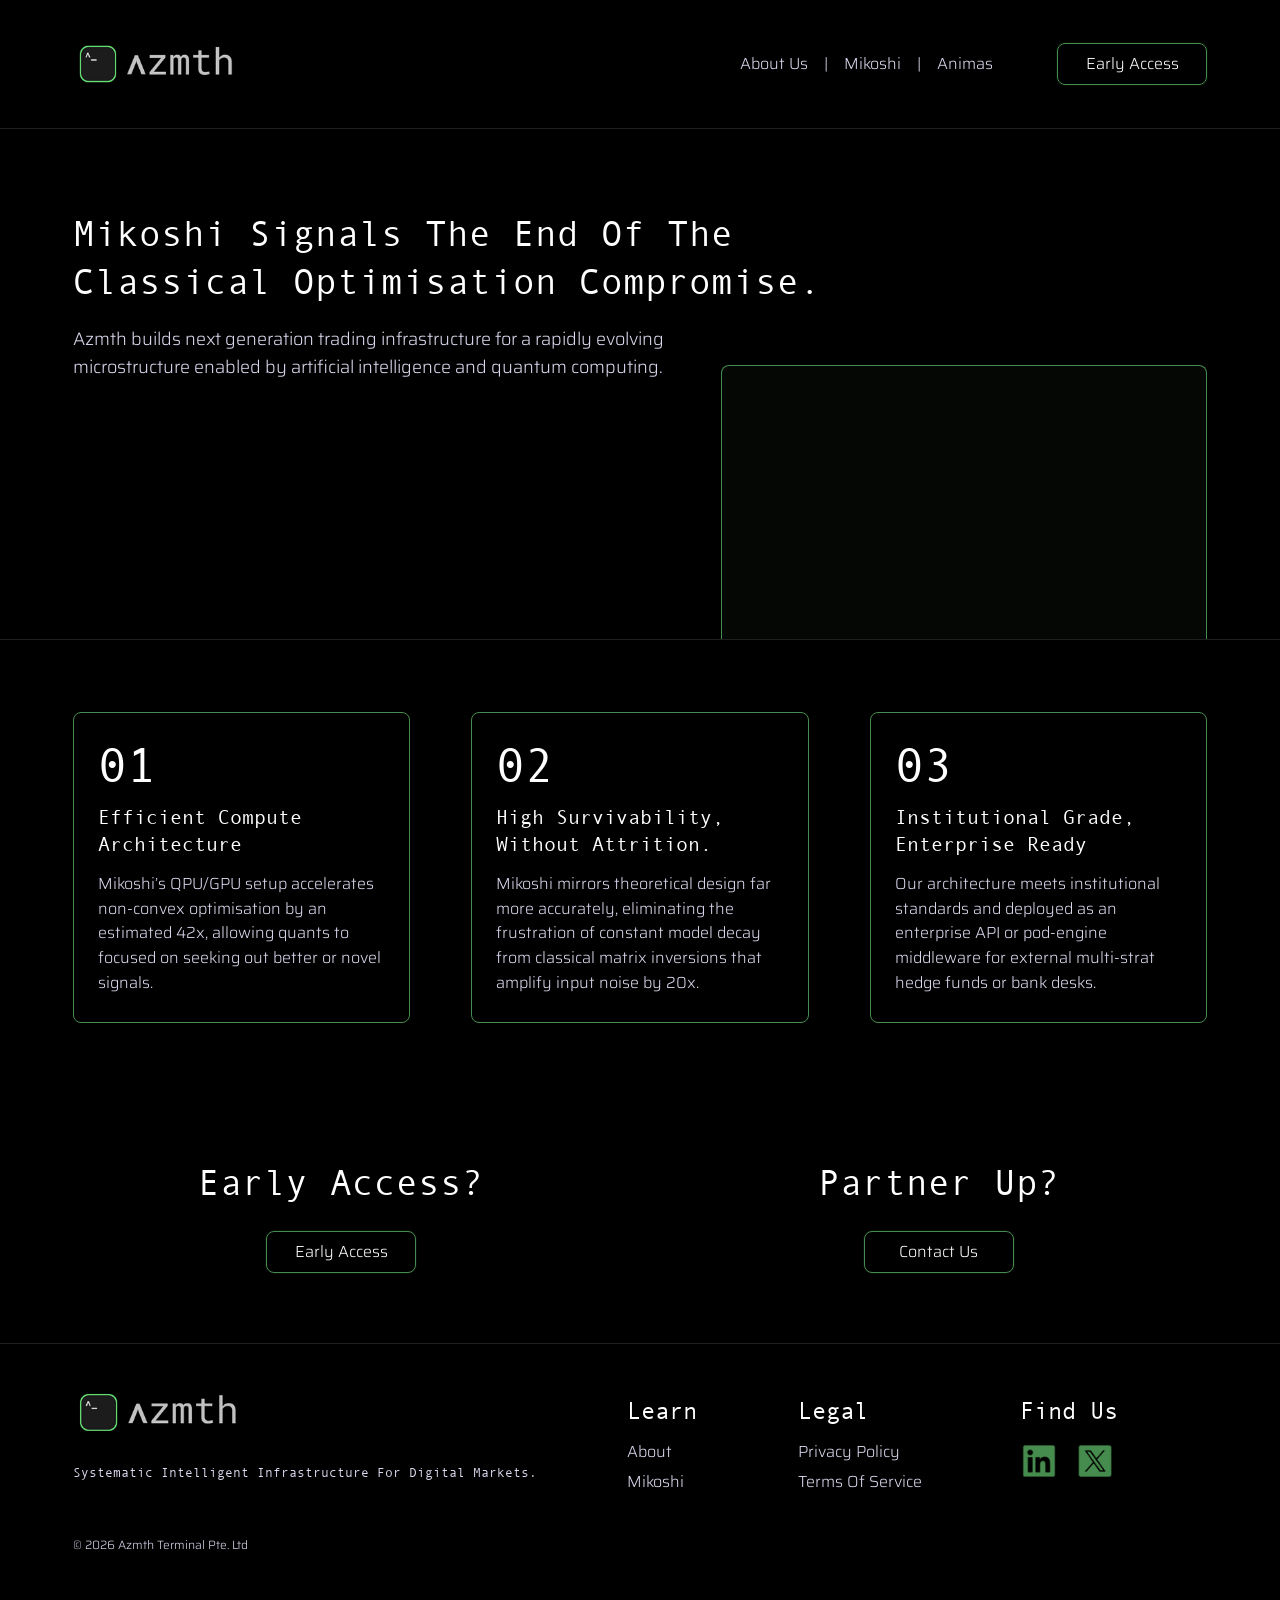
<file: mikoshi.html>
<!DOCTYPE html>
<html lang="en">
<head>
  <meta charset="utf-8">
  <meta name="viewport" content="width=device-width, initial-scale=1">
  <title>Mikoshi | Azmth</title>
  <meta name="description" content="Mikoshi signals the end of the classical optimisation compromise. Quantum capable trading infrastructure by Azmth.">
  <meta property="og:title" content="Mikoshi | Azmth">
  <meta property="og:description" content="Building the next generation financial intelligence layer.">
  <meta property="og:image" content="assets/azmth/azmth-logo.png">
  <meta property="og:type" content="website">
  <meta name="twitter:card" content="summary_large_image">
  <link rel="preload" href="fonts/andale/andalemono.ttf" as="font" type="font/ttf" crossorigin>
  <link rel="preload" href="fonts/saira/Saira-Light.ttf" as="font" type="font/ttf" crossorigin>
  <link rel="stylesheet" href="css/normalize.css">
  <link rel="stylesheet" href="css/webflow.css">
  <link rel="stylesheet" href="css/azimuth-terminal.webflow.css?v=supplied-terms-1">
  <link rel="icon" href="images/favicon.png" type="image/png">
  <link rel="apple-touch-icon" href="images/webclip.png">
</head>
<body class="mikoshi-page">
  <header class="site-header" aria-label="Primary navigation">
    <a class="brand" href="index.html#home" aria-label="Azmth home">
      <img src="assets/azmth/azmth-logo.png" alt="Azmth">
    </a>
    <button class="nav-toggle" type="button" aria-label="Toggle navigation" aria-expanded="false">
      <span></span>
      <span></span>
    </button>
    <nav class="site-nav" aria-label="Main">
      <a href="aboutUs.html">About Us</a>
      <a href="mikoshi.html">Mikoshi</a>
      <a href="https://projektanimas.azmth.ai/" target="_blank" rel="noopener noreferrer">Animas</a>
      <a class="outline-button nav-access" href="https://forms.gle/Czc9RVbQYBpj58UT9" target="_blank" rel="noopener noreferrer">Early Access</a>
    </nav>
  </header>

  <main id="home">
    <section class="mikoshi-hero" aria-labelledby="mikoshi-title">
      <div class="mikoshi-copy">
        <h1 id="mikoshi-title">Mikoshi Signals The End Of The<br class="desktop-break"> Classical Optimisation Compromise.</h1>
        <p>Azmth builds next generation trading infrastructure for a rapidly evolving microstructure enabled by artificial intelligence and quantum computing.</p>
      </div>
      <div class="mikoshi-preview">
        <iframe src="https://www.youtube.com/embed/G3IFIglOias" title="Mikoshi video" allow="accelerometer; autoplay; clipboard-write; encrypted-media; gyroscope; picture-in-picture; web-share" referrerpolicy="strict-origin-when-cross-origin" allowfullscreen></iframe>
      </div>
    </section>

    <section class="mikoshi-features" aria-label="Mikoshi capabilities">
      <div class="challenge-grid">
        <article class="challenge-card">
          <span class="challenge-number">01</span>
          <h2>Efficient Compute<br> Architecture</h2>
          <p>Mikoshi&rsquo;s QPU/GPU setup accelerates non-convex optimisation by an estimated 42x, allowing quants to focused on seeking out better or novel signals.</p>
        </article>
        <article class="challenge-card">
          <span class="challenge-number">02</span>
          <h2>High Survivability,<br> Without Attrition.</h2>
          <p>Mikoshi mirrors theoretical design far more accurately, eliminating the frustration of constant model decay from classical matrix inversions that amplify input noise by 20x.</p>
        </article>
        <article class="challenge-card">
          <span class="challenge-number">03</span>
          <h2>Institutional Grade,<br> Enterprise Ready</h2>
          <p>Our architecture meets institutional standards and deployed as an enterprise API or pod-engine middleware for external multi-strat hedge funds or bank desks.</p>
        </article>
      </div>
    </section>

    <section id="contact" class="mikoshi-actions" aria-label="Get in touch">
      <div>
        <h2>Early Access?</h2>
        <a class="outline-button" href="https://forms.gle/Czc9RVbQYBpj58UT9" target="_blank" rel="noopener noreferrer">Early Access</a>
      </div>
      <div>
        <h2>Partner Up?</h2>
        <a class="outline-button" href="mailto:noone@azmth.ai">Contact Us</a>
      </div>
    </section>
  </main>

  <footer class="site-footer">
    <div class="footer-brand">
      <a href="index.html#home" aria-label="Azmth home"><img src="assets/azmth/azmth-logo.png" alt="Azmth"></a>
      <p class="footer-tagline">Systematic Intelligent Infrastructure For Digital Markets.</p>
      <p class="footer-copyright">&copy; 2026 Azmth Terminal Pte. Ltd</p>
    </div>
    <nav class="footer-column" aria-label="Learn">
      <h3>Learn</h3>
      <a href="aboutUs.html">About</a>
      <a href="mikoshi.html">Mikoshi</a>
    </nav>
    <nav class="footer-column" aria-label="Legal">
      <h3>Legal</h3>
      <a href="#privacy-policy">Privacy Policy</a>
      <a href="#terms-of-service">Terms Of Service</a>
    </nav>
    <div class="footer-column">
      <h3>Find Us</h3>
      <div class="social-links" aria-label="Social links">
        <a href="https://www.linkedin.com/company/azmuth-terminal/posts/?feedView=all" target="_blank" rel="noreferrer" aria-label="LinkedIn"><img src="assets/azmth/linkedin-icon.png" alt=""></a>
        <a href="https://x.com/azmth_ai" target="_blank" rel="noreferrer" aria-label="X"><img src="assets/azmth/x-icon.png" alt=""></a>
      </div>
    </div>
  </footer>

  <div id="terms-of-service" class="privacy-dialog" role="dialog" aria-modal="true" aria-labelledby="terms-title">
    <div class="privacy-dialog-inner privacy-policy-panel terms-policy-panel" tabindex="0">
      <a class="privacy-close" href="#" aria-label="Close terms of service">&times;</a>
      <h2 id="terms-title">TERMS OF SERVICE</h2>
      <p class="policy-date">Last Updated: 1 Oct 2026</p>
      <p>Welcome to Azmth Terminal Pte. Ltd. (&quot;Company,&quot; &quot;we,&quot; &quot;us,&quot; or &quot;our&quot;). These Terms of Service (&quot;Terms&quot;) govern your access to and use of our website www.azmth.ai, web applications, mobile applications, and online financial technology services (collectively, the &quot;Services&quot;).</p>
      <p>By accessing or using our Services, you agree to be bound by these Terms and our <a href="#privacy-policy">Privacy Policy</a>. If you do not agree to these Terms, you must not access or use the Services.</p>
      <h3>1. Legal Eligibility &amp; Account Registration</h3>
      <h4>1.1 Eligibility Requirements</h4>
      <p>To use our Services, you must:</p>
      <ul>
        <li>Be at least 18 years old (or the age of majority in your jurisdiction).</li>
        <li>Be a resident of a legal jurisdiction where our Services are authorized for operation.</li>
        <li>Not be subject to trade sanctions, economic embargoes, or listed on restricted party lists maintained by government authorities (e.g., OFAC).</li>
      </ul>
      <h4>1.2 Identity Verification (KYC / AML)</h4>
      <p>To comply with applicable financial regulations, Anti-Money Laundering (AML) laws, and Know Your Customer (KYC) requirements, you must provide accurate, current, and complete information during registration. You authorize us, directly or through third parties, to make inquiries and verify your identity, background, and financial records.</p>
      <h4>1.3 Account Security</h4>
      <p>You are solely responsible for maintaining the confidentiality of your account credentials, login credentials, passwords, and multi-factor authentication (MFA) tokens. You agree to notify us immediately at <a href="mailto:noone@azmth.ai">noone@azmth.ai</a> of any unauthorissed access to or use of your account. We are not liable for losses caused by stolen or compromised credentials resulting from user negligence.</p>
      <h3>2. Fintech Services &amp; Platform Limitations</h3>
      <h4>2.1 Scope of Platform Services</h4>
      <p>Azmth provides financial technology software and platform services. Unless explicitly stated otherwise:</p>
      <ul>
        <li>We are a technology company and not a licensed bank, depository institution, or broker-dealer.</li>
        <li>Banking services, card issuance, clearing, or payment processing are facilitated through our licensed partner financial institutions (&quot;Banking Partners&quot;).</li>
        <li>Deposits held with partner institutions may be eligible for FDIC insurance (or local equivalent) subject to applicable limits and pass-through coverage conditions.</li>
      </ul>
      <h4>2.2 Third-Party Integrations</h4>
      <p>Our Services may integrate with third-party providers (e.g., exchanges, payment gateways, bank account aggregation services, credit bureaus, or identity verification engines). Your use of those integrations is subject to the terms and privacy policies of those third parties. We do not control and are not responsible for third-party services or data availability.</p>
      <h3>3. Transactions, Fees, and Reversals</h3>
      <h4>3.1 Fee Schedule</h4>
      <p>You agree to pay all applicable fees associated with your use of the Services as outlined in our published Fee Schedule on the website. We reserve the right to modify our fees at any time upon notice via our website or email.</p>
      <h4>3.2 Transaction Execution &amp; Delays</h4>
      <p>Transaction processing times, funds transfers, and payment executions depend on third-party networks, banking partner schedules, and clearance processes. We do not guarantee immediate execution or real-time settlement unless explicitly stated.</p>
      <h4>3.3 Authorisation &amp; Reversals</h4>
      <p>You authorise us and our banking partners to debit or credit your linked accounts for authorised transactions, fees, chargebacks, and corrections. You agree not to initiate unauthorised chargebacks or reverse legitimate transactions. We reserve the right to recover funds, hold account balances, or suspend services in the event of unauthorised, fraudulent, or NSF (Non-Sufficient Funds) transactions.</p>
      <h3>4. Prohibited Activities</h3>
      <p>You agree not to use the Services for any unlawful, fraudulent, or restricted activities, including but not limited to:</p>
      <ul>
        <li>Money laundering, terrorist financing, or sanctions evasion.</li>
        <li>Transacting with illicit funds, illegal gambling, or purchasing prohibited goods/services.</li>
        <li>Providing false, misleading, or stolen identity or financial information.</li>
        <li>Reverse engineering, decompiling, or attempting to extract the source code of our platform.</li>
        <li>Using automated tools, scrapers, bots, or scripts to access our site or harvest data without permission.</li>
        <li>Interfering with system integrity, introducing malware, or circumventing platform security mechanisms.</li>
      </ul>
      <h3>5. Intellectual Property</h3>
      <p>All content, software, trade secrets, logos, design elements, interfaces, trademarks, and documentation provided through the Services are the exclusive property of Azmth Terminal Pte. Ltd. or its licensors. Subject to these Terms, we grant you a limited, non-exclusive, non-transferable, revocable license to access and use the platform solely for your personal or authorised business use.</p>
      <h3>6. Account Suspension and Termination</h3>
      <h4>6.1 Termination by You</h4>
      <p>You may close your account at any time by contacting customer support, provided all pending transactions are settled and your account balance is zero.</p>
      <h4>6.2 Termination or Suspension by Us</h4>
      <p>We reserve the right to suspend, freeze, or terminate your access to the Services immediately, without prior notice, if:</p>
      <ul>
        <li>We suspect a violation of these Terms, security compromise, or fraudulent activity.</li>
        <li>We are required to do so by applicable law, court order, or regulatory authority.</li>
        <li>Your account exhibits unusual, suspicious, or high-risk transaction activity.</li>
      </ul>
      <p>Upon termination, your right to use the Services will immediately cease. Any remaining lawful funds in your account will be returned to you in accordance with applicable laws and regulatory clearance procedures.</p>
      <h3>7. Disclaimer of Warranties</h3>
      <p>THE SERVICES ARE PROVIDED ON AN &quot;AS IS&quot; AND &quot;AS AVAILABLE&quot; BASIS WITHOUT WARRANTIES OF ANY KIND, EITHER EXPRESS OR IMPLIED. TO THE FULLEST EXTENT PERMISSIBLE UNDER APPLICABLE LAW, WE DISCLAIM ALL WARRANTIES, INCLUDING IMPLIED WARRANTIES OF MERCHANTABILITY, FITNESS FOR A PARTICULAR PURPOSE, TITLE, AND NON-INFRINGEMENT.</p>
      <p>WE DO NOT WARRANT THAT THE SERVICES WILL BE UNINTERRUPTED, ERROR-FREE, SECURE, OR FREE OF VIRUSES OR OTHER HARMFUL COMPONENTS. FINANCIAL MARKET DATA AND TRANSACTION INFORMATION ARE PROVIDED FOR INFORMATIONAL AND OPERATIONAL PURPOSES WITHOUT GUARANTEE OF COMPLETE ACCURACY OR ACCESSIBILITY AT ALL TIMES.</p>
      <h3>8. Limitation of Liability</h3>
      <p>TO THE MAXIMUM EXTENT PERMITTED BY APPLICABLE LAW, IN NO EVENT SHALL AZMTH TERMINAL PTE. LTD., ITS AFFILIATES, DIRECTORS, EMPLOYEES, AGENTS, OR BANKING PARTNERS BE LIABLE FOR ANY INDIRECT, CONSEQUENTIAL, INCIDENTAL, SPECIAL, PUNISHABLE, OR EXEMPLARY DAMAGES, INCLUDING LOSS OF PROFITS, REVENUE, GOODWILL, DATA, OR FINANCIAL LOSSES ARISING FROM OR RELATED TO YOUR USE OF OR INABILITY TO USE THE SERVICES.</p>
      <p>OUR TOTAL AGGREGATE LIABILITY FOR ALL CLAIMS ARISING UNDER OR RELATED TO THESE TERMS OR THE SERVICES SHALL NOT EXCEED THE TOTAL FEES PAID BY YOU TO US IN THE TWELVE (12) MONTHS PRECEDING THE EVENT GIVING RISE TO LIABILITY.</p>
      <h3>9. Indemnification</h3>
      <p>You agree to defend, indemnify, and hold harmless Azmth Terminal Pte. Ltd., its parent companies, affiliates, officers, directors, employees, and banking partners from and against any third-party claims, damages, obligations, losses, liabilities, costs, or debt (including legal fees) arising from:</p>
      <ul>
        <li>Your use of and access to the Services.</li>
        <li>Your violation of any provision of these Terms or applicable law.</li>
        <li>Your violation of any third-party right, including financial, privacy, or intellectual property rights.</li>
      </ul>
      <h3>10. Dispute Resolution &amp; Governing Law</h3>
      <h4>10.1 Governing Law</h4>
      <p>These Terms shall be governed by and construed in accordance with the laws of Singapore, without regard to its conflict of law principles.</p>
      <h4>10.2 Mandatory Arbitration</h4>
      <p>Any dispute, claim, or controversy arising out of or relating to these Terms or the breach, termination, enforcement, interpretation, or validity thereof shall be settled by binding individual arbitration administered in Singapore, rather than in court.</p>
      <h4>10.3 Class Action Waiver</h4>
      <p>YOU AND AZMTH TERMINAL PTE. LTD. AGREE THAT EACH MAY BRING CLAIMS AGAINST THE OTHER ONLY IN AN INDIVIDUAL CAPACITY AND NOT AS A PLAINTIFF OR CLASS MEMBER IN ANY PURPORTED CLASS, CONSOLIDATED, OR REPRESENTATIVE PROCEEDING.</p>
      <h3>11. Amendments and Updates</h3>
      <p>We reserve the right to amend or update these Terms at any time. We will provide notice of material changes by updating the &quot;Last Updated&quot; date at the top of these Terms and posting the updated version on our website, or via email notification. Your continued use of the Services after the effective date of revised Terms constitutes acceptance of those changes.</p>
      <h3>12. Contact Information</h3>
      <p>If you have questions, comments, or legal notices regarding these Terms, please contact us at:</p>
      <ul>
        <li>Company Name: Azmth Terminal Pte. Ltd.</li>
        <li>Email: <a href="mailto:noone@azmth.ai">noone@azmth.ai</a></li>
      </ul>
    </div>
  </div>

  <div id="privacy-policy" class="privacy-dialog" role="dialog" aria-modal="true" aria-labelledby="privacy-title">
    <div class="privacy-dialog-inner privacy-policy-panel" tabindex="0">
      <a class="privacy-close" href="#" aria-label="Close privacy policy">&times;</a>
      <h2 id="privacy-title">PRIVACY POLICY</h2>
      <p class="policy-date">Last Updated: 1 Oct 2026</p>
      <p>Azmth Terminal Pte. Ltd. (&quot;we,&quot; &quot;us,&quot; or &quot;our&quot;) respects your privacy and is committed to protecting the personal and financial information you share with us through our website www.azmth.ai and related financial services (collectively, the &quot;Services&quot;).</p>
      <p>Please read this Privacy Policy carefully to understand how we collect, use, store, and safeguard your information.</p>
      <h3>1. Information We Collect</h3>
      <p>Because we provide financial technology services, we collect various categories of information necessary to deliver our services, satisfy identity verification requirements, and comply with law:</p>
      <ul>
        <li>Personal Identification Data: Full legal name, date of birth, Social Security Number or tax identification number, government-issued photo ID (e.g., driver&#x27;s license or passport), physical address, email address, and phone number.</li>
        <li>Financial &amp; Transactional Data: Bank account numbers, debit/credit card details, payment history, transaction records, account balances, and credit score or history (where applicable).</li>
        <li>Technical &amp; Usage Data: IP address, browser type, device identifiers, operating system, pages visited, time spent on pages, and referral sources collected via logs and cookies.</li>
        <li>Know Your Customer (KYC) / Anti-Money Laundering (AML) Data: Employment status, source of funds, investor accreditation details, and background verification data required by financial regulations.</li>
      </ul>
      <h3>2. How We Use Your Information</h3>
      <p>We use your information strictly for legitimate legal, operational, and regulatory purposes, including:</p>
      <ul>
        <li>Service Delivery: Processing transactions, managing your account, executing payments, and maintaining ledger records.</li>
        <li>Identity Verification &amp; Compliance: Verifying your identity, conducting fraud prevention checks, and complying with Anti-Money Laundering (AML) and Know Your Customer (KYC) mandates.</li>
        <li>Security &amp; Risk Assessment: Detecting, preventing, and responding to cyber threats, unauthorised transactions, or fraudulent activities.</li>
        <li>Customer Support: Responding to inquiries, resolving account issues, and sending service updates or transaction receipts.</li>
        <li>Legal Obligations: Complying with court orders, subpoenas, regulatory inquiries, and audit demands.</li>
      </ul>
      <h3>3. How We Share Your Information</h3>
      <p>We do not sell your personal data. We share your information only under the following circumstances:</p>
      <ul>
        <li>Financial Service Partners &amp; Banking Partners: Bank partners, payment processors, card networks, and clearinghouses involved in completing your requested financial transactions.</li>
        <li>Service Providers: Trusted third-party vendors providing web hosting, identity verification, fraud detection, customer analytics, and customer support services, operating under strict confidentiality obligations.</li>
        <li>Legal and Regulatory Authorities: Government bodies, law enforcement, or regulatory agencies when required by law, regulation, or court order.</li>
        <li>Business Transfers: In connection with a merger, acquisition, reorganization, or sale of company assets, subject to standard confidentiality protections.</li>
      </ul>
      <h3>4. Data Protection &amp; Security</h3>
      <p>We maintain administrative, technical, and physical safeguards designed to protect your personal and financial information, including:</p>
      <ul>
        <li>End-to-end encryption for sensitive data in transit (TLS/SSL) and at rest (AES-256).</li>
        <li>Strict multi-factor authentication (MFA) and role-based access controls for internal data access.</li>
        <li>Compliance with Payment Card Industry Data Security Standards (PCI-DSS) where payment processing occurs.</li>
      </ul>
      <p>Please note: No internet transmission or electronic storage method is 100% secure. While we strive to protect your data, we cannot guarantee absolute security.</p>
      <h3>5. Data Retention</h3>
      <p>We retain your personal and transactional information for as long as your account remains active or as required by financial regulations. Many financial laws require us to retain records (such as transaction history and KYC records) for a minimum of [e.g., 5 to 7 years] after account closure.</p>
      <h3>6. Your Rights and Choices</h3>
      <p>Depending on your jurisdiction (e.g., GDPR, CCPA/CPRA, GLBA), you may have the following rights regarding your personal data:</p>
      <ul>
        <li>Access &amp; Portability: Request a copy of the personal information we hold about you.</li>
        <li>Correction: Request correction of inaccurate or incomplete data.</li>
        <li>Deletion: Request deletion of personal data, subject to mandatory statutory retention obligations under financial regulations.</li>
        <li>Marketing Opt-Out: Unsubscribe from promotional communications at any time via the unsubscribe link in our emails or by contacting support.</li>
      </ul>
      <h3>7. Cookies and Tracking Technologies</h3>
      <p>We use cookies and similar technologies to ensure core website functionality, analyze web traffic, and secure your session. You can manage your cookie preferences through your browser settings, though disabling essential cookies may impact web functionality and access to your account.</p>
      <h3>8. International Data Transfers</h3>
      <p>If you access our Services from outside Hong Kong &amp; Singapore, your information may be transferred to, stored, and processed in jurisdictions where our servers or third-party providers are located. We take steps to ensure appropriate data transfer mechanisms are in place.</p>
      <h3>9. Contact Us</h3>
      <p>If you have questions, concerns, or requests regarding this Privacy Policy or our data practices, please contact us at:</p>
      <ul>
        <li>Company Name: Azmth Terminal Pte. Ltd.</li>
        <li>Email: <a href="mailto:noone@azmth.ai">noone@azmth.ai</a></li>
      </ul>
    </div>
  </div>

  <script>
    const toggle = document.querySelector('.nav-toggle');
    const nav = document.querySelector('.site-nav');

    toggle.addEventListener('click', () => {
      const isOpen = toggle.getAttribute('aria-expanded') === 'true';
      toggle.setAttribute('aria-expanded', String(!isOpen));
      nav.classList.toggle('is-open', !isOpen);
    });

    nav.addEventListener('click', (event) => {
      if (event.target.tagName === 'A') {
        toggle.setAttribute('aria-expanded', 'false');
        nav.classList.remove('is-open');
      }
    });

  </script>
</body>
</html>
</file>
<file: css/webflow.css>
@font-face {
  font-family: 'webflow-icons';
  src: url("[data-uri]") format('truetype');
  font-weight: normal;
  font-style: normal;
}
[class^="w-icon-"],
[class*=" w-icon-"] {
  /* use !important to prevent issues with browser extensions that change fonts */
  font-family: 'webflow-icons' !important;
  speak: none;
  font-style: normal;
  font-weight: normal;
  font-variant: normal;
  text-transform: none;
  line-height: 1;
  /* Better Font Rendering =========== */
  -webkit-font-smoothing: antialiased;
  -moz-osx-font-smoothing: grayscale;
}
.w-icon-slider-right:before {
  content: "\e600";
}
.w-icon-slider-left:before {
  content: "\e601";
}
.w-icon-nav-menu:before {
  content: "\e602";
}
.w-icon-arrow-down:before,
.w-icon-dropdown-toggle:before {
  content: "\e603";
}
.w-icon-file-upload-remove:before {
  content: "\e900";
}
.w-icon-file-upload-icon:before {
  content: "\e903";
}
* {
  -webkit-box-sizing: border-box;
  -moz-box-sizing: border-box;
  box-sizing: border-box;
}
html {
  height: 100%;
}
body {
  margin: 0;
  min-height: 100%;
  background-color: #fff;
  font-family: Arial, sans-serif;
  font-size: 14px;
  line-height: 20px;
  color: #333;
}
img {
  max-width: 100%;
  vertical-align: middle;
  display: inline-block;
}
html.w-mod-touch * {
  background-attachment: scroll !important;
}
.w-block {
  display: block;
}
.w-inline-block {
  max-width: 100%;
  display: inline-block;
}
.w-clearfix:before,
.w-clearfix:after {
  content: " ";
  display: table;
  grid-column-start: 1;
  grid-row-start: 1;
  grid-column-end: 2;
  grid-row-end: 2;
}
.w-clearfix:after {
  clear: both;
}
.w-hidden {
  display: none;
}
.w-button {
  display: inline-block;
  padding: 9px 15px;
  background-color: #3898EC;
  color: white;
  border: 0;
  line-height: inherit;
  text-decoration: none;
  cursor: pointer;
  border-radius: 0;
}
input.w-button {
  -webkit-appearance: button;
}
html[data-w-dynpage] [data-w-cloak] {
  color: transparent !important;
}
.w-code-block {
  margin: unset;
}
pre.w-code-block code {
  all: inherit;
}
.w-optimization {
  display: contents;
}
.w-webflow-badge,
.w-webflow-badge > img {
  box-sizing: unset;
  width: unset;
  height: unset;
  max-height: unset;
  max-width: unset;
  min-height: unset;
  min-width: unset;
  margin: unset;
  padding: unset;
  float: unset;
  clear: unset;
  border: unset;
  border-radius: unset;
  background: unset;
  background-image: unset;
  background-position: unset;
  background-size: unset;
  background-repeat: unset;
  background-origin: unset;
  background-clip: unset;
  background-attachment: unset;
  background-color: unset;
  box-shadow: unset;
  transform: unset;
  transition: unset;
  direction: unset;
  font-family: unset;
  font-weight: unset;
  color: unset;
  font-size: unset;
  line-height: unset;
  font-style: unset;
  font-variant: unset;
  text-align: unset;
  letter-spacing: unset;
  text-decoration: unset;
  text-indent: unset;
  text-transform: unset;
  list-style-type: unset;
  text-shadow: unset;
  vertical-align: unset;
  cursor: unset;
  white-space: unset;
  word-break: unset;
  word-spacing: unset;
  word-wrap: unset;
}
.w-webflow-badge {
  position: fixed !important;
  display: inline-block !important;
  visibility: visible !important;
  opacity: 1 !important;
  z-index: 2147483647 !important;
  top: auto !important;
  right: 12px !important;
  bottom: 12px !important;
  left: auto !important;
  color: #aaadb0 !important;
  background-color: #fff !important;
  border-radius: 3px !important;
  padding: 6px !important;
  font-size: 12px !important;
  line-height: 14px !important;
  text-decoration: none !important;
  transform: none !important;
  margin: 0 !important;
  width: auto !important;
  height: auto !important;
  overflow: unset !important;
  white-space: nowrap;
  box-shadow: 0 0 0 1px rgba(0, 0, 0, 0.1), 0px 1px 3px rgba(0, 0, 0, 0.1);
  cursor: pointer;
}
.w-webflow-badge > img {
  position: unset;
  display: inline-block !important;
  visibility: unset !important;
  opacity: 1 !important;
  vertical-align: middle !important;
}
h1,
h2,
h3,
h4,
h5,
h6 {
  font-weight: bold;
  margin-bottom: 10px;
}
h1 {
  font-size: 38px;
  line-height: 44px;
  margin-top: 20px;
}
h2 {
  font-size: 32px;
  line-height: 36px;
  margin-top: 20px;
}
h3 {
  font-size: 24px;
  line-height: 30px;
  margin-top: 20px;
}
h4 {
  font-size: 18px;
  line-height: 24px;
  margin-top: 10px;
}
h5 {
  font-size: 14px;
  line-height: 20px;
  margin-top: 10px;
}
h6 {
  font-size: 12px;
  line-height: 18px;
  margin-top: 10px;
}
p {
  margin-top: 0;
  margin-bottom: 10px;
}
blockquote {
  margin: 0 0 10px 0;
  padding: 10px 20px;
  border-left: 5px solid #E2E2E2;
  font-size: 18px;
  line-height: 22px;
}
figure {
  margin: 0;
  margin-bottom: 10px;
}
figcaption {
  margin-top: 5px;
  text-align: center;
}
ul,
ol {
  margin-top: 0px;
  margin-bottom: 10px;
  padding-left: 40px;
}
.w-list-unstyled {
  padding-left: 0;
  list-style: none;
}
.w-embed:before,
.w-embed:after {
  content: " ";
  display: table;
  grid-column-start: 1;
  grid-row-start: 1;
  grid-column-end: 2;
  grid-row-end: 2;
}
.w-embed:after {
  clear: both;
}
.w-video {
  width: 100%;
  position: relative;
  padding: 0;
}
.w-video iframe,
.w-video object,
.w-video embed {
  position: absolute;
  top: 0;
  left: 0;
  width: 100%;
  height: 100%;
  border: none;
}
fieldset {
  padding: 0;
  margin: 0;
  border: 0;
}
button,
[type='button'],
[type='reset'] {
  border: 0;
  cursor: pointer;
  -webkit-appearance: button;
}
.w-form {
  margin: 0 0 15px;
}
.w-form-done {
  display: none;
  padding: 20px;
  text-align: center;
  background-color: #dddddd;
}
.w-form-fail {
  display: none;
  margin-top: 10px;
  padding: 10px;
  background-color: #ffdede;
}
label {
  display: block;
  margin-bottom: 5px;
  font-weight: bold;
}
.w-input,
.w-select {
  display: block;
  width: 100%;
  height: 38px;
  padding: 8px 12px;
  margin-bottom: 10px;
  font-size: 14px;
  line-height: 1.42857143;
  color: #333333;
  vertical-align: middle;
  background-color: #ffffff;
  border: 1px solid #cccccc;
}
.w-input::placeholder,
.w-select::placeholder {
  color: #999;
}
.w-input:focus,
.w-select:focus {
  border-color: #3898EC;
  outline: 0;
}
.w-input[disabled],
.w-select[disabled],
.w-input[readonly],
.w-select[readonly],
fieldset[disabled] .w-input,
fieldset[disabled] .w-select {
  cursor: not-allowed;
}
.w-input[disabled]:not(.w-input-disabled),
.w-select[disabled]:not(.w-input-disabled),
.w-input[readonly],
.w-select[readonly],
fieldset[disabled]:not(.w-input-disabled) .w-input,
fieldset[disabled]:not(.w-input-disabled) .w-select {
  background-color: #eeeeee;
}
textarea.w-input,
textarea.w-select {
  height: auto;
}
.w-select {
  background-color: #f3f3f3;
}
.w-select[multiple] {
  height: auto;
}
.w-form-label {
  display: inline-block;
  cursor: pointer;
  font-weight: normal;
  margin-bottom: 0px;
}
.w-radio {
  display: block;
  margin-bottom: 5px;
  padding-left: 20px;
}
.w-radio:before,
.w-radio:after {
  content: " ";
  display: table;
  grid-column-start: 1;
  grid-row-start: 1;
  grid-column-end: 2;
  grid-row-end: 2;
}
.w-radio:after {
  clear: both;
}
.w-radio-input {
  margin: 4px 0 0;
  line-height: normal;
  float: left;
  margin-left: -20px;
}
.w-radio-input {
  margin-top: 3px;
}
.w-file-upload {
  display: block;
  margin-bottom: 10px;
}
.w-file-upload-input {
  width: 0.1px;
  height: 0.1px;
  opacity: 0;
  overflow: hidden;
  position: absolute;
  z-index: -100;
}
.w-file-upload-default,
.w-file-upload-uploading,
.w-file-upload-success {
  display: inline-block;
  color: #333333;
}
.w-file-upload-error {
  display: block;
  margin-top: 10px;
}
.w-file-upload-default.w-hidden,
.w-file-upload-uploading.w-hidden,
.w-file-upload-error.w-hidden,
.w-file-upload-success.w-hidden {
  display: none;
}
.w-file-upload-uploading-btn {
  display: flex;
  font-size: 14px;
  font-weight: normal;
  cursor: pointer;
  margin: 0;
  padding: 8px 12px;
  border: 1px solid #cccccc;
  background-color: #fafafa;
}
.w-file-upload-file {
  display: flex;
  flex-grow: 1;
  justify-content: space-between;
  margin: 0;
  padding: 8px 9px 8px 11px;
  border: 1px solid #cccccc;
  background-color: #fafafa;
}
.w-file-upload-file-name {
  font-size: 14px;
  font-weight: normal;
  display: block;
}
.w-file-remove-link {
  margin-top: 3px;
  margin-left: 10px;
  width: auto;
  height: auto;
  padding: 3px;
  display: block;
  cursor: pointer;
}
.w-icon-file-upload-remove {
  margin: auto;
  font-size: 10px;
}
.w-file-upload-error-msg {
  display: inline-block;
  color: #ea384c;
  padding: 2px 0;
}
.w-file-upload-info {
  display: inline-block;
  line-height: 38px;
  padding: 0 12px;
}
.w-file-upload-label {
  display: inline-block;
  font-size: 14px;
  font-weight: normal;
  cursor: pointer;
  margin: 0;
  padding: 8px 12px;
  border: 1px solid #cccccc;
  background-color: #fafafa;
}
.w-icon-file-upload-icon,
.w-icon-file-upload-uploading {
  display: inline-block;
  margin-right: 8px;
  width: 20px;
}
.w-icon-file-upload-uploading {
  height: 20px;
}
.w-container {
  margin-left: auto;
  margin-right: auto;
  max-width: 940px;
}
.w-container:before,
.w-container:after {
  content: " ";
  display: table;
  grid-column-start: 1;
  grid-row-start: 1;
  grid-column-end: 2;
  grid-row-end: 2;
}
.w-container:after {
  clear: both;
}
.w-container .w-row {
  margin-left: -10px;
  margin-right: -10px;
}
.w-row:before,
.w-row:after {
  content: " ";
  display: table;
  grid-column-start: 1;
  grid-row-start: 1;
  grid-column-end: 2;
  grid-row-end: 2;
}
.w-row:after {
  clear: both;
}
.w-row .w-row {
  margin-left: 0;
  margin-right: 0;
}
.w-col {
  position: relative;
  float: left;
  width: 100%;
  min-height: 1px;
  padding-left: 10px;
  padding-right: 10px;
}
.w-col .w-col {
  padding-left: 0;
  padding-right: 0;
}
.w-col-1 {
  width: 8.33333333%;
}
.w-col-2 {
  width: 16.66666667%;
}
.w-col-3 {
  width: 25%;
}
.w-col-4 {
  width: 33.33333333%;
}
.w-col-5 {
  width: 41.66666667%;
}
.w-col-6 {
  width: 50%;
}
.w-col-7 {
  width: 58.33333333%;
}
.w-col-8 {
  width: 66.66666667%;
}
.w-col-9 {
  width: 75%;
}
.w-col-10 {
  width: 83.33333333%;
}
.w-col-11 {
  width: 91.66666667%;
}
.w-col-12 {
  width: 100%;
}
.w-hidden-main {
  display: none !important;
}
@media screen and (max-width: 991px) {
  .w-container {
    max-width: 728px;
  }
  .w-hidden-main {
    display: inherit !important;
  }
  .w-hidden-medium {
    display: none !important;
  }
  .w-col-medium-1 {
    width: 8.33333333%;
  }
  .w-col-medium-2 {
    width: 16.66666667%;
  }
  .w-col-medium-3 {
    width: 25%;
  }
  .w-col-medium-4 {
    width: 33.33333333%;
  }
  .w-col-medium-5 {
    width: 41.66666667%;
  }
  .w-col-medium-6 {
    width: 50%;
  }
  .w-col-medium-7 {
    width: 58.33333333%;
  }
  .w-col-medium-8 {
    width: 66.66666667%;
  }
  .w-col-medium-9 {
    width: 75%;
  }
  .w-col-medium-10 {
    width: 83.33333333%;
  }
  .w-col-medium-11 {
    width: 91.66666667%;
  }
  .w-col-medium-12 {
    width: 100%;
  }
  .w-col-stack {
    width: 100%;
    left: auto;
    right: auto;
  }
}
@media screen and (max-width: 767px) {
  .w-hidden-main {
    display: inherit !important;
  }
  .w-hidden-medium {
    display: inherit !important;
  }
  .w-hidden-small {
    display: none !important;
  }
  .w-row,
  .w-container .w-row {
    margin-left: 0;
    margin-right: 0;
  }
  .w-col {
    width: 100%;
    left: auto;
    right: auto;
  }
  .w-col-small-1 {
    width: 8.33333333%;
  }
  .w-col-small-2 {
    width: 16.66666667%;
  }
  .w-col-small-3 {
    width: 25%;
  }
  .w-col-small-4 {
    width: 33.33333333%;
  }
  .w-col-small-5 {
    width: 41.66666667%;
  }
  .w-col-small-6 {
    width: 50%;
  }
  .w-col-small-7 {
    width: 58.33333333%;
  }
  .w-col-small-8 {
    width: 66.66666667%;
  }
  .w-col-small-9 {
    width: 75%;
  }
  .w-col-small-10 {
    width: 83.33333333%;
  }
  .w-col-small-11 {
    width: 91.66666667%;
  }
  .w-col-small-12 {
    width: 100%;
  }
}
@media screen and (max-width: 479px) {
  .w-container {
    max-width: none;
  }
  .w-hidden-main {
    display: inherit !important;
  }
  .w-hidden-medium {
    display: inherit !important;
  }
  .w-hidden-small {
    display: inherit !important;
  }
  .w-hidden-tiny {
    display: none !important;
  }
  .w-col {
    width: 100%;
  }
  .w-col-tiny-1 {
    width: 8.33333333%;
  }
  .w-col-tiny-2 {
    width: 16.66666667%;
  }
  .w-col-tiny-3 {
    width: 25%;
  }
  .w-col-tiny-4 {
    width: 33.33333333%;
  }
  .w-col-tiny-5 {
    width: 41.66666667%;
  }
  .w-col-tiny-6 {
    width: 50%;
  }
  .w-col-tiny-7 {
    width: 58.33333333%;
  }
  .w-col-tiny-8 {
    width: 66.66666667%;
  }
  .w-col-tiny-9 {
    width: 75%;
  }
  .w-col-tiny-10 {
    width: 83.33333333%;
  }
  .w-col-tiny-11 {
    width: 91.66666667%;
  }
  .w-col-tiny-12 {
    width: 100%;
  }
}
.w-widget {
  position: relative;
}
.w-widget-map {
  width: 100%;
  height: 400px;
}
.w-widget-map label {
  width: auto;
  display: inline;
}
.w-widget-map img {
  max-width: inherit;
}
.w-widget-map .gm-style-iw {
  text-align: center;
}
.w-widget-map .gm-style-iw > button {
  display: none !important;
}
.w-widget-twitter {
  overflow: hidden;
}
.w-widget-twitter-count-shim {
  display: inline-block;
  vertical-align: top;
  position: relative;
  width: 28px;
  height: 20px;
  text-align: center;
  background: white;
  border: #758696 solid 1px;
  border-radius: 3px;
}
.w-widget-twitter-count-shim * {
  pointer-events: none;
  user-select: none;
}
.w-widget-twitter-count-shim .w-widget-twitter-count-inner {
  position: relative;
  font-size: 15px;
  line-height: 12px;
  text-align: center;
  color: #999;
  font-family: serif;
}
.w-widget-twitter-count-shim .w-widget-twitter-count-clear {
  position: relative;
  display: block;
}
.w-widget-twitter-count-shim.w--large {
  width: 36px;
  height: 28px;
}
.w-widget-twitter-count-shim.w--large .w-widget-twitter-count-inner {
  font-size: 18px;
  line-height: 18px;
}
.w-widget-twitter-count-shim:not(.w--vertical) {
  margin-left: 5px;
  margin-right: 8px;
}
.w-widget-twitter-count-shim:not(.w--vertical).w--large {
  margin-left: 6px;
}
.w-widget-twitter-count-shim:not(.w--vertical):before,
.w-widget-twitter-count-shim:not(.w--vertical):after {
  top: 50%;
  left: 0;
  border: solid transparent;
  content: ' ';
  height: 0;
  width: 0;
  position: absolute;
  pointer-events: none;
}
.w-widget-twitter-count-shim:not(.w--vertical):before {
  border-color: rgba(117, 134, 150, 0);
  border-right-color: #5d6c7b;
  border-width: 4px;
  margin-left: -9px;
  margin-top: -4px;
}
.w-widget-twitter-count-shim:not(.w--vertical).w--large:before {
  border-width: 5px;
  margin-left: -10px;
  margin-top: -5px;
}
.w-widget-twitter-count-shim:not(.w--vertical):after {
  border-color: rgba(255, 255, 255, 0);
  border-right-color: white;
  border-width: 4px;
  margin-left: -8px;
  margin-top: -4px;
}
.w-widget-twitter-count-shim:not(.w--vertical).w--large:after {
  border-width: 5px;
  margin-left: -9px;
  margin-top: -5px;
}
.w-widget-twitter-count-shim.w--vertical {
  width: 61px;
  height: 33px;
  margin-bottom: 8px;
}
.w-widget-twitter-count-shim.w--vertical:before,
.w-widget-twitter-count-shim.w--vertical:after {
  top: 100%;
  left: 50%;
  border: solid transparent;
  content: ' ';
  height: 0;
  width: 0;
  position: absolute;
  pointer-events: none;
}
.w-widget-twitter-count-shim.w--vertical:before {
  border-color: rgba(117, 134, 150, 0);
  border-top-color: #5d6c7b;
  border-width: 5px;
  margin-left: -5px;
}
.w-widget-twitter-count-shim.w--vertical:after {
  border-color: rgba(255, 255, 255, 0);
  border-top-color: white;
  border-width: 4px;
  margin-left: -4px;
}
.w-widget-twitter-count-shim.w--vertical .w-widget-twitter-count-inner {
  font-size: 18px;
  line-height: 22px;
}
.w-widget-twitter-count-shim.w--vertical.w--large {
  width: 76px;
}
.w-background-video {
  position: relative;
  overflow: hidden;
  height: 500px;
  color: white;
}
.w-background-video > video {
  background-size: cover;
  background-position: 50% 50%;
  position: absolute;
  margin: auto;
  width: 100%;
  height: 100%;
  right: -100%;
  bottom: -100%;
  top: -100%;
  left: -100%;
  object-fit: cover;
  z-index: -100;
}
.w-background-video > video::-webkit-media-controls-start-playback-button {
  display: none !important;
  -webkit-appearance: none;
}
.w-background-video--control {
  position: absolute;
  bottom: 1em;
  right: 1em;
  background-color: transparent;
  padding: 0;
}
.w-background-video--control > [hidden] {
  display: none !important;
}
.w-slider {
  position: relative;
  height: 300px;
  text-align: center;
  background: #dddddd;
  clear: both;
  -webkit-tap-highlight-color: rgba(0, 0, 0, 0);
  tap-highlight-color: rgba(0, 0, 0, 0);
}
.w-slider-mask {
  position: relative;
  display: block;
  overflow: hidden;
  z-index: 1;
  left: 0;
  right: 0;
  height: 100%;
  white-space: nowrap;
}
.w-slide {
  position: relative;
  display: inline-block;
  vertical-align: top;
  width: 100%;
  height: 100%;
  white-space: normal;
  text-align: left;
}
.w-slider-nav {
  position: absolute;
  z-index: 2;
  top: auto;
  right: 0;
  bottom: 0;
  left: 0;
  margin: auto;
  padding-top: 10px;
  height: 40px;
  text-align: center;
  -webkit-tap-highlight-color: rgba(0, 0, 0, 0);
  tap-highlight-color: rgba(0, 0, 0, 0);
}
.w-slider-nav.w-round > div {
  border-radius: 100%;
}
.w-slider-nav.w-num > div {
  width: auto;
  height: auto;
  padding: 0.2em 0.5em;
  font-size: inherit;
  line-height: inherit;
}
.w-slider-nav.w-shadow > div {
  box-shadow: 0 0 3px rgba(51, 51, 51, 0.4);
}
.w-slider-nav-invert {
  color: #fff;
}
.w-slider-nav-invert > div {
  background-color: rgba(34, 34, 34, 0.4);
}
.w-slider-nav-invert > div.w-active {
  background-color: #222;
}
.w-slider-dot {
  position: relative;
  display: inline-block;
  width: 1em;
  height: 1em;
  background-color: rgba(255, 255, 255, 0.4);
  cursor: pointer;
  margin: 0 3px 0.5em;
  transition: background-color 100ms, color 100ms;
}
.w-slider-dot.w-active {
  background-color: #fff;
}
.w-slider-dot:focus {
  outline: none;
  box-shadow: 0px 0px 0px 2px #fff;
}
.w-slider-dot:focus.w-active {
  box-shadow: none;
}
.w-slider-arrow-left,
.w-slider-arrow-right {
  position: absolute;
  width: 80px;
  top: 0;
  right: 0;
  bottom: 0;
  left: 0;
  margin: auto;
  cursor: pointer;
  overflow: hidden;
  color: white;
  font-size: 40px;
  -webkit-tap-highlight-color: rgba(0, 0, 0, 0);
  tap-highlight-color: rgba(0, 0, 0, 0);
  user-select: none;
}
.w-slider-arrow-left [class^='w-icon-'],
.w-slider-arrow-right [class^='w-icon-'],
.w-slider-arrow-left [class*=' w-icon-'],
.w-slider-arrow-right [class*=' w-icon-'] {
  position: absolute;
}
.w-slider-arrow-left:focus,
.w-slider-arrow-right:focus {
  outline: 0;
}
.w-slider-arrow-left {
  z-index: 3;
  right: auto;
}
.w-slider-arrow-right {
  z-index: 4;
  left: auto;
}
.w-icon-slider-left,
.w-icon-slider-right {
  top: 0;
  right: 0;
  bottom: 0;
  left: 0;
  margin: auto;
  width: 1em;
  height: 1em;
}
.w-slider-aria-label {
  border: 0;
  clip: rect(0 0 0 0);
  height: 1px;
  margin: -1px;
  overflow: hidden;
  padding: 0;
  position: absolute;
  width: 1px;
}
.w-slider-force-show {
  display: block !important;
}
.w-dropdown {
  display: inline-block;
  position: relative;
  text-align: left;
  margin-left: auto;
  margin-right: auto;
  z-index: 900;
}
.w-dropdown-btn,
.w-dropdown-toggle,
.w-dropdown-link {
  position: relative;
  vertical-align: top;
  text-decoration: none;
  color: #222222;
  padding: 20px;
  text-align: left;
  margin-left: auto;
  margin-right: auto;
  white-space: nowrap;
}
.w-dropdown-toggle {
  user-select: none;
  display: inline-block;
  cursor: pointer;
  padding-right: 40px;
}
.w-dropdown-toggle:focus {
  outline: 0;
}
.w-icon-dropdown-toggle {
  position: absolute;
  top: 0;
  right: 0;
  bottom: 0;
  margin: auto;
  margin-right: 20px;
  width: 1em;
  height: 1em;
}
.w-dropdown-list {
  position: absolute;
  background: #dddddd;
  display: none;
  min-width: 100%;
}
.w-dropdown-list.w--open {
  display: block;
}
.w-dropdown-link {
  padding: 10px 20px;
  display: block;
  color: #222222;
}
.w-dropdown-link.w--current {
  color: #0082f3;
}
.w-dropdown-link:focus {
  outline: 0;
}
@media screen and (max-width: 767px) {
  .w-nav-brand {
    padding-left: 10px;
  }
}
/**
 * ## Note
 * Safari (on both iOS and OS X) does not handle viewport units (vh, vw) well.
 * For example percentage units do not work on descendants of elements that
 * have any dimensions expressed in viewport units. It also doesn’t handle them at
 * all in `calc()`.
 */
/**
 * Wrapper around all lightbox elements
 *
 * 1. Since the lightbox can receive focus, IE also gives it an outline.
 * 2. Fixes flickering on Chrome when a transition is in progress
 *    underneath the lightbox.
 */
.w-lightbox-backdrop {
  cursor: auto;
  font-style: normal;
  letter-spacing: normal;
  list-style: disc;
  text-indent: 0;
  text-shadow: none;
  text-transform: none;
  visibility: visible;
  white-space: normal;
  word-break: normal;
  word-spacing: normal;
  word-wrap: normal;
  position: fixed;
  top: 0;
  right: 0;
  bottom: 0;
  left: 0;
  color: #fff;
  font-family: "Helvetica Neue", Helvetica, Ubuntu, "Segoe UI", Verdana, sans-serif;
  font-size: 17px;
  line-height: 1.2;
  font-weight: 300;
  text-align: center;
  background: rgba(0, 0, 0, 0.9);
  z-index: 2000;
  outline: 0;
  /* 1 */
  opacity: 0;
  -webkit-user-select: none;
  -moz-user-select: none;
  -webkit-tap-highlight-color: transparent;
  -webkit-transform: translate(0, 0);
  /* 2 */
}
/**
 * Neat trick to bind the rubberband effect to our canvas instead of the whole
 * document on iOS. It also prevents a bug that causes the document underneath to scroll.
 */
.w-lightbox-backdrop,
.w-lightbox-container {
  height: 100%;
  overflow: auto;
  -webkit-overflow-scrolling: touch;
}
.w-lightbox-content {
  position: relative;
  height: 100vh;
  overflow: hidden;
}
.w-lightbox-view {
  position: absolute;
  width: 100vw;
  height: 100vh;
  opacity: 0;
}
.w-lightbox-view:before {
  content: "";
  height: 100vh;
}
/* .w-lightbox-content */
.w-lightbox-group,
.w-lightbox-group .w-lightbox-view,
.w-lightbox-group .w-lightbox-view:before {
  height: 86vh;
}
.w-lightbox-frame,
.w-lightbox-view:before {
  display: inline-block;
  vertical-align: middle;
}
/*
 * 1. Remove default margin set by user-agent on the <figure> element.
 */
.w-lightbox-figure {
  position: relative;
  margin: 0;
  /* 1 */
}
.w-lightbox-group .w-lightbox-figure {
  cursor: pointer;
}
/**
 * IE adds image dimensions as width and height attributes on the IMG tag,
 * but we need both width and height to be set to auto to enable scaling.
 */
.w-lightbox-img {
  width: auto;
  height: auto;
  max-width: none;
}
/**
 * 1. Reset if style is set by user on "All Images"
 */
.w-lightbox-image {
  display: block;
  float: none;
  /* 1 */
  max-width: 100vw;
  max-height: 100vh;
}
.w-lightbox-group .w-lightbox-image {
  max-height: 86vh;
}
.w-lightbox-caption {
  position: absolute;
  right: 0;
  bottom: 0;
  left: 0;
  padding: 0.5em 1em;
  background: rgba(0, 0, 0, 0.4);
  text-align: left;
  text-overflow: ellipsis;
  white-space: nowrap;
  overflow: hidden;
}
.w-lightbox-embed {
  position: absolute;
  top: 0;
  right: 0;
  bottom: 0;
  left: 0;
  width: 100%;
  height: 100%;
}
.w-lightbox-control {
  position: absolute;
  top: 0;
  width: 4em;
  background-size: 24px;
  background-repeat: no-repeat;
  background-position: center;
  cursor: pointer;
  -webkit-transition: all 0.3s;
  transition: all 0.3s;
}
.w-lightbox-left {
  display: none;
  bottom: 0;
  left: 0;
  /* <svg xmlns="http://www.w3.org/2000/svg" viewBox="-20 0 24 40" width="24" height="40"><g transform="rotate(45)"><path d="m0 0h5v23h23v5h-28z" opacity=".4"/><path d="m1 1h3v23h23v3h-26z" fill="#fff"/></g></svg> */
  background-image: url("[data-uri]");
}
.w-lightbox-right {
  display: none;
  right: 0;
  bottom: 0;
  /* <svg xmlns="http://www.w3.org/2000/svg" viewBox="-4 0 24 40" width="24" height="40"><g transform="rotate(45)"><path d="m0-0h28v28h-5v-23h-23z" opacity=".4"/><path d="m1 1h26v26h-3v-23h-23z" fill="#fff"/></g></svg> */
  background-image: url("[data-uri]");
}
/*
 * Without specifying the with and height inside the SVG, all versions of IE render the icon too small.
 * The bug does not seem to manifest itself if the elements are tall enough such as the above arrows.
 * (http://stackoverflow.com/questions/16092114/background-size-differs-in-internet-explorer)
 */
.w-lightbox-close {
  right: 0;
  height: 2.6em;
  /* <svg xmlns="http://www.w3.org/2000/svg" viewBox="-4 0 18 17" width="18" height="17"><g transform="rotate(45)"><path d="m0 0h7v-7h5v7h7v5h-7v7h-5v-7h-7z" opacity=".4"/><path d="m1 1h7v-7h3v7h7v3h-7v7h-3v-7h-7z" fill="#fff"/></g></svg> */
  background-image: url("[data-uri]");
  background-size: 18px;
}
/**
 * 1. All IE versions add extra space at the bottom without this.
 */
.w-lightbox-strip {
  position: absolute;
  bottom: 0;
  left: 0;
  right: 0;
  padding: 0 1vh;
  line-height: 0;
  /* 1 */
  white-space: nowrap;
  overflow-x: auto;
  overflow-y: hidden;
}
/*
 * 1. We use content-box to avoid having to do `width: calc(10vh + 2vw)`
 *    which doesn’t work in Safari anyway.
 * 2. Chrome renders images pixelated when switching to GPU. Making sure
 *    the parent is also rendered on the GPU (by setting translate3d for
 *    example) fixes this behavior.
 */
.w-lightbox-item {
  display: inline-block;
  width: 10vh;
  padding: 2vh 1vh;
  box-sizing: content-box;
  /* 1 */
  cursor: pointer;
  -webkit-transform: translate3d(0, 0, 0);
  /* 2 */
}
.w-lightbox-active {
  opacity: 0.3;
}
.w-lightbox-thumbnail {
  position: relative;
  height: 10vh;
  background: #222;
  overflow: hidden;
}
.w-lightbox-thumbnail-image {
  position: absolute;
  top: 0;
  left: 0;
}
.w-lightbox-thumbnail .w-lightbox-tall {
  top: 50%;
  width: 100%;
  -webkit-transform: translate(0, -50%);
  transform: translate(0, -50%);
}
.w-lightbox-thumbnail .w-lightbox-wide {
  left: 50%;
  height: 100%;
  -webkit-transform: translate(-50%, 0);
  transform: translate(-50%, 0);
}
/*
 * Spinner
 *
 * Absolute pixel values are used to avoid rounding errors that would cause
 * the white spinning element to be misaligned with the track.
 */
.w-lightbox-spinner {
  position: absolute;
  top: 50%;
  left: 50%;
  box-sizing: border-box;
  width: 40px;
  height: 40px;
  margin-top: -20px;
  margin-left: -20px;
  border: 5px solid rgba(0, 0, 0, 0.4);
  border-radius: 50%;
  -webkit-animation: spin 0.8s infinite linear;
  animation: spin 0.8s infinite linear;
}
.w-lightbox-spinner:after {
  content: "";
  position: absolute;
  top: -4px;
  right: -4px;
  bottom: -4px;
  left: -4px;
  border: 3px solid transparent;
  border-bottom-color: #fff;
  border-radius: 50%;
}
/*
 * Utility classes
 */
.w-lightbox-hide {
  display: none;
}
.w-lightbox-noscroll {
  overflow: hidden;
}
@media (min-width: 768px) {
  .w-lightbox-content {
    height: 96vh;
    margin-top: 2vh;
  }
  .w-lightbox-view,
  .w-lightbox-view:before {
    height: 96vh;
  }
  /* .w-lightbox-content */
  .w-lightbox-group,
  .w-lightbox-group .w-lightbox-view,
  .w-lightbox-group .w-lightbox-view:before {
    height: 84vh;
  }
  .w-lightbox-image {
    max-width: 96vw;
    max-height: 96vh;
  }
  .w-lightbox-group .w-lightbox-image {
    max-width: 82.3vw;
    max-height: 84vh;
  }
  .w-lightbox-left,
  .w-lightbox-right {
    display: block;
    opacity: 0.5;
  }
  .w-lightbox-close {
    opacity: 0.8;
  }
  .w-lightbox-control:hover {
    opacity: 1;
  }
}
.w-lightbox-inactive,
.w-lightbox-inactive:hover {
  opacity: 0;
}
.w-richtext:before,
.w-richtext:after {
  content: " ";
  display: table;
  grid-column-start: 1;
  grid-row-start: 1;
  grid-column-end: 2;
  grid-row-end: 2;
}
.w-richtext:after {
  clear: both;
}
.w-richtext[contenteditable="true"]:before,
.w-richtext[contenteditable="true"]:after {
  white-space: initial;
}
.w-richtext ol,
.w-richtext ul {
  overflow: hidden;
}
.w-richtext .w-richtext-figure-selected.w-richtext-figure-type-video div:after,
.w-richtext .w-richtext-figure-selected[data-rt-type="video"] div:after {
  outline: 2px solid #2895f7;
}
.w-richtext .w-richtext-figure-selected.w-richtext-figure-type-image div,
.w-richtext .w-richtext-figure-selected[data-rt-type="image"] div {
  outline: 2px solid #2895f7;
}
.w-richtext figure.w-richtext-figure-type-video > div:after,
.w-richtext figure[data-rt-type="video"] > div:after {
  content: '';
  position: absolute;
  display: none;
  left: 0;
  top: 0;
  right: 0;
  bottom: 0;
}
.w-richtext figure {
  position: relative;
  max-width: 60%;
}
.w-richtext figure > div:before {
  cursor: default!important;
}
.w-richtext figure img {
  width: 100%;
}
.w-richtext figure figcaption.w-richtext-figcaption-placeholder {
  opacity: 0.6;
}
.w-richtext figure div {
  /* fix incorrectly sized selection border in the data manager */
  font-size: 0px;
  color: transparent;
}
.w-richtext figure.w-richtext-figure-type-image,
.w-richtext figure[data-rt-type="image"] {
  display: table;
}
.w-richtext figure.w-richtext-figure-type-image > div,
.w-richtext figure[data-rt-type="image"] > div {
  display: inline-block;
}
.w-richtext figure.w-richtext-figure-type-image > figcaption,
.w-richtext figure[data-rt-type="image"] > figcaption {
  display: table-caption;
  caption-side: bottom;
}
.w-richtext figure.w-richtext-figure-type-video,
.w-richtext figure[data-rt-type="video"] {
  width: 60%;
  height: 0;
}
.w-richtext figure.w-richtext-figure-type-video iframe,
.w-richtext figure[data-rt-type="video"] iframe {
  position: absolute;
  top: 0;
  left: 0;
  width: 100%;
  height: 100%;
}
.w-richtext figure.w-richtext-figure-type-video > div,
.w-richtext figure[data-rt-type="video"] > div {
  width: 100%;
}
.w-richtext figure.w-richtext-align-center {
  margin-right: auto;
  margin-left: auto;
  clear: both;
}
.w-richtext figure.w-richtext-align-center.w-richtext-figure-type-image > div,
.w-richtext figure.w-richtext-align-center[data-rt-type="image"] > div {
  max-width: 100%;
}
.w-richtext figure.w-richtext-align-normal {
  clear: both;
}
.w-richtext figure.w-richtext-align-fullwidth {
  width: 100%;
  max-width: 100%;
  text-align: center;
  clear: both;
  display: block;
  margin-right: auto;
  margin-left: auto;
}
.w-richtext figure.w-richtext-align-fullwidth > div {
  display: inline-block;
  /* padding-bottom is used for aspect ratios in video figures
      we want the div to inherit that so hover/selection borders in the designer-canvas
      fit right*/
  padding-bottom: inherit;
}
.w-richtext figure.w-richtext-align-fullwidth > figcaption {
  display: block;
}
.w-richtext figure.w-richtext-align-floatleft {
  float: left;
  margin-right: 15px;
  clear: none;
}
.w-richtext figure.w-richtext-align-floatright {
  float: right;
  margin-left: 15px;
  clear: none;
}
.w-nav {
  position: relative;
  background: #dddddd;
  z-index: 1000;
}
.w-nav:before,
.w-nav:after {
  content: " ";
  display: table;
  grid-column-start: 1;
  grid-row-start: 1;
  grid-column-end: 2;
  grid-row-end: 2;
}
.w-nav:after {
  clear: both;
}
.w-nav-brand {
  position: relative;
  float: left;
  text-decoration: none;
  color: #333333;
}
.w-nav-link {
  position: relative;
  display: inline-block;
  vertical-align: top;
  text-decoration: none;
  color: #222222;
  padding: 20px;
  text-align: left;
  margin-left: auto;
  margin-right: auto;
}
.w-nav-link.w--current {
  color: #0082f3;
}
.w-nav-menu {
  position: relative;
  float: right;
}
[data-nav-menu-open] {
  display: block !important;
  position: absolute;
  top: 100%;
  left: 0;
  right: 0;
  background: #C8C8C8;
  text-align: center;
  overflow: visible;
  min-width: 200px;
}
.w--nav-link-open {
  display: block;
  position: relative;
}
.w-nav-overlay {
  position: absolute;
  overflow: hidden;
  display: none;
  top: 100%;
  left: 0;
  right: 0;
  width: 100%;
}
.w-nav-overlay [data-nav-menu-open] {
  top: 0;
}
.w-nav[data-animation='over-left'] .w-nav-overlay {
  width: auto;
}
.w-nav[data-animation='over-left'] .w-nav-overlay,
.w-nav[data-animation='over-left'] [data-nav-menu-open] {
  right: auto;
  z-index: 1;
  top: 0;
}
.w-nav[data-animation='over-right'] .w-nav-overlay {
  width: auto;
}
.w-nav[data-animation='over-right'] .w-nav-overlay,
.w-nav[data-animation='over-right'] [data-nav-menu-open] {
  left: auto;
  z-index: 1;
  top: 0;
}
.w-nav-button {
  position: relative;
  float: right;
  padding: 18px;
  font-size: 24px;
  display: none;
  cursor: pointer;
  -webkit-tap-highlight-color: rgba(0, 0, 0, 0);
  tap-highlight-color: rgba(0, 0, 0, 0);
  user-select: none;
}
.w-nav-button:focus {
  outline: 0;
}
.w-nav-button.w--open {
  background-color: #C8C8C8;
  color: white;
}
.w-nav[data-collapse='all'] .w-nav-menu {
  display: none;
}
.w-nav[data-collapse='all'] .w-nav-button {
  display: block;
}
.w--nav-dropdown-open {
  display: block;
}
.w--nav-dropdown-toggle-open {
  display: block;
}
.w--nav-dropdown-list-open {
  position: static;
}
@media screen and (max-width: 991px) {
  .w-nav[data-collapse='medium'] .w-nav-menu {
    display: none;
  }
  .w-nav[data-collapse='medium'] .w-nav-button {
    display: block;
  }
}
@media screen and (max-width: 767px) {
  .w-nav[data-collapse='small'] .w-nav-menu {
    display: none;
  }
  .w-nav[data-collapse='small'] .w-nav-button {
    display: block;
  }
  .w-nav-brand {
    padding-left: 10px;
  }
}
@media screen and (max-width: 479px) {
  .w-nav[data-collapse='tiny'] .w-nav-menu {
    display: none;
  }
  .w-nav[data-collapse='tiny'] .w-nav-button {
    display: block;
  }
}
.w-tabs {
  position: relative;
}
.w-tabs:before,
.w-tabs:after {
  content: " ";
  display: table;
  grid-column-start: 1;
  grid-row-start: 1;
  grid-column-end: 2;
  grid-row-end: 2;
}
.w-tabs:after {
  clear: both;
}
.w-tab-menu {
  position: relative;
}
.w-tab-link {
  position: relative;
  display: inline-block;
  vertical-align: top;
  text-decoration: none;
  padding: 9px 30px;
  text-align: left;
  cursor: pointer;
  color: #222222;
  background-color: #dddddd;
}
.w-tab-link.w--current {
  background-color: #C8C8C8;
}
.w-tab-link:focus {
  outline: 0;
}
.w-tab-content {
  position: relative;
  display: block;
  overflow: hidden;
}
.w-tab-pane {
  position: relative;
  display: none;
}
.w--tab-active {
  display: block;
}
@media screen and (max-width: 479px) {
  .w-tab-link {
    display: block;
  }
}
.w-ix-emptyfix:after {
  content: "";
}
@keyframes spin {
  0% {
    transform: rotate(0deg);
  }
  100% {
    transform: rotate(360deg);
  }
}
.w-dyn-empty {
  padding: 10px;
  background-color: #dddddd;
}
.w-dyn-hide {
  display: none !important;
}
.w-dyn-bind-empty {
  display: none !important;
}
.w-condition-invisible {
  display: none !important;
}
.wf-layout-layout {
  display: grid;
}
.w-code-component > * {
  height: 100%;
  width: 100%;
  position: absolute;
  top: 0;
  left: 0;
}
</file>
<file: css/azimuth-terminal.webflow.css>
@font-face {
  font-family: "Andale Mono Local";
  src: url("../fonts/andale/andalemono.ttf") format("truetype");
  font-weight: 400;
  font-style: normal;
  font-display: swap;
}

@font-face {
  font-family: "Saira Local";
  src: url("../fonts/saira/Saira-Light.ttf") format("truetype");
  font-weight: 300;
  font-style: normal;
  font-display: swap;
}

@font-face {
  font-family: "Saira Local";
  src: url("../fonts/saira/Saira-Regular.ttf") format("truetype");
  font-weight: 400;
  font-style: normal;
  font-display: swap;
}

:root {
  --bg: #000000;
  --text: #ffffff;
  --muted: #ddd8ee;
  --green: #468c4e;
  --green-soft: rgba(70, 140, 78, 0.42);
  --page-pad: clamp(24px, 5.7vw, 108px);
  --content-max: 1710px;
}

* {
  box-sizing: border-box;
}

html {
  background: var(--bg);
  scroll-behavior: smooth;
}

body {
  min-width: 320px;
  margin: 0;
  color: var(--text);
  background: var(--bg);
  font-family: "Saira Local", Arial, sans-serif;
  font-weight: 300;
  letter-spacing: 0;
}

body::selection {
  color: #000000;
  background: #ffffff;
}

a {
  color: inherit;
  text-decoration: none;
}

img,
video {
  display: block;
  max-width: 100%;
}

.site-header {
  position: fixed;
  z-index: 20;
  top: 0;
  left: 0;
  right: 0;
  display: flex;
  align-items: center;
  justify-content: space-between;
  width: 100%;
  max-width: var(--content-max);
  margin: 0 auto;
  padding: 30px var(--page-pad);
  background: var(--bg);
  border-bottom: 1px solid rgba(255, 255, 255, 0.12);
}

.brand {
  width: clamp(150px, 13vw, 236px);
}

.site-nav {
  display: flex;
  align-items: center;
  gap: 0;
  color: var(--muted);
  font-size: 16px;
  font-weight: 300;
  line-height: 1.1;
}

.site-nav > a:not(.nav-access) + a:not(.nav-access)::before {
  content: "|";
  margin: 0 16px;
  color: var(--muted);
}

.site-nav .nav-access {
  width: 150px;
  height: 42px;
  margin: 0 0 0 clamp(28px, 5vw, 76px);
}

.site-nav a,
.site-footer a {
  transition: color 180ms ease, opacity 180ms ease;
}

.site-nav a:hover,
.site-footer a:hover {
  color: #ffffff;
}

.nav-toggle {
  display: none;
  width: 44px;
  height: 44px;
  padding: 0;
  border: 1px solid var(--green);
  border-radius: 8px;
  background: transparent;
}

.nav-toggle span {
  display: block;
  width: 20px;
  height: 1px;
  margin: 6px auto;
  background: #ffffff;
}

main {
  overflow: hidden;
}

.hero-section,
.statement-section,
.impact-section,
.logo-section,
.contact-section,
.site-footer {
  width: 100%;
  max-width: var(--content-max);
  margin: 0 auto;
  padding-left: var(--page-pad);
  padding-right: var(--page-pad);
}

.statement-section,
.impact-section,
.contact-section {
  scroll-margin-top: 126px;
}

h1, h2, h3 {
  margin: 0;
  color: var(--text);
  font-family: "Andale Mono Local", "Courier New", monospace;
  font-weight: 400;
  letter-spacing: 0;
}

.copy-line { display: block; }

.hero-section {
  display: flex;
  align-items: center;
  justify-content: center;
  min-height: 606px;
  padding-top: 185px;
  padding-bottom: 95px;
  border-bottom: 1px solid rgba(255, 255, 255, 0.12);
  text-align: center;
}

.hero-copy { width: 100%; }

h1 {
  max-width: 1030px;
  margin: 0 auto;
  font-size: 36px;
  line-height: 1.34;
}

.hero-copy p,
.statement-copy p,
.impact-section > p {
  color: var(--muted);
  font-size: 18px;
  font-weight: 300;
  line-height: 1.55;
}

.hero-copy p {
  max-width: 1090px;
  margin: 18px auto 0;
}

.hero-actions {
  display: flex;
  justify-content: center;
  gap: clamp(24px, 5.4vw, 78px);
  margin-top: 26px;
}

.hero-actions .outline-button {
  width: 150px;
  height: 42px;
  margin-top: 0;
}

.statement-section {
  padding-top: 108px;
  padding-bottom: 90px;
  border-bottom: 1px solid rgba(255, 255, 255, 0.12);
}

.statement-copy { width: 100%; text-align: center; }

.statement-copy h2 { font-size: 36px; line-height: 1.34; }
.statement-copy p { margin: 18px 0 0; }

.challenge-grid {
  display: grid;
  grid-template-columns: repeat(3, minmax(0, 1fr));
  gap: clamp(24px, 4.8vw, 70px);
  margin-top: 60px;
}

.challenge-card {
  min-height: 298px;
  padding: 26px 24px;
  border: 1px solid var(--green);
  border-radius: 8px;
}

.challenge-number {
  display: block;
  margin-bottom: 12px;
  font-family: "Andale Mono Local", "Courier New", monospace;
  font-size: 48px;
  line-height: 1.1;
}

.challenge-card h3 { font-size: 20px; line-height: 1.35; }
.challenge-card p { margin: 14px 0 0; color: var(--muted); font-size: 16px; line-height: 1.55; }

.impact-section {
  padding-top: 88px;
  padding-bottom: 68px;
  text-align: center;
  border-bottom: 1px solid rgba(255, 255, 255, 0.12);
}

.impact-section h2 { font-size: 36px; line-height: 1.34; }
.impact-section > p { margin: 18px 0 0; }
.impact-section > .impact-note { margin-top: 30px; }

.metrics-grid {
  display: grid;
  grid-template-columns: repeat(3, minmax(0, 1fr));
  gap: 40px;
  margin-top: 70px;
}

.metric-value {
  font-family: "Andale Mono Local", "Courier New", monospace;
  font-size: 48px;
  line-height: 1.2;
}

.metric p { margin: 10px 0 0; color: var(--muted); font-size: 16px; line-height: 1.4; }

.logo-section {
  padding-top: 54px;
  padding-bottom: 54px;
  border-bottom: 1px solid rgba(255, 255, 255, 0.12);
}

.logo-carousel {
  overflow: hidden;
  width: 100%;
  mask-image: linear-gradient(to right, transparent, #000 5%, #000 95%, transparent);
}

.logo-track {
  display: flex;
  width: max-content;
  animation: logo-scroll 32s linear infinite;
}

.logo-carousel:hover .logo-track {
  animation-play-state: paused;
}

.logo-strip {
  display: flex;
  flex-shrink: 0;
  align-items: center;
  gap: 48px;
  padding-right: 48px;
}

.logo-strip > img { flex-shrink: 0; width: 140px; height: 70px; object-fit: contain; }
.logo-strip > .nvidia-logo { width: 140px; }
.logo-placeholder { width: 140px; flex-shrink: 0; color: var(--muted); font-size: 17px; font-weight: 400; white-space: nowrap; text-align: center; }

@keyframes logo-scroll {
  from { transform: translateX(0); }
  to { transform: translateX(-50%); }
}

@media (prefers-reduced-motion: reduce) {
  .logo-carousel { mask-image: none; }
  .logo-track { width: 100%; animation: none; }
  .logo-strip { flex-wrap: wrap; justify-content: center; width: 100%; padding-right: 0; gap: 28px; }
  .logo-strip[aria-hidden="true"] { display: none; }
}

.outline-button {
  display: inline-flex;
  align-items: center;
  justify-content: center;
  width: 198px;
  height: 47px;
  margin-top: 48px;
  padding: 0 18px;
  border: 1px solid var(--green);
  border-radius: 8px;
  color: #ffffff;
  background: rgba(0, 0, 0, 0.2);
  box-shadow: 0 0 0 1px rgba(70, 140, 78, 0.1);
  font-size: 16px;
  font-weight: 300;
  line-height: 1;
  transition: border-color 180ms ease, box-shadow 180ms ease, background 180ms ease;
}

.outline-button:hover, .outline-button:focus-visible {
  border-color: #6ec878;
  background: rgba(70, 140, 78, 0.12);
  box-shadow: 0 0 28px var(--green-soft);
}

.contact-section {
  display: flex;
  align-items: center;
  justify-content: center;
  min-height: 240px;
  padding-top: 72px;
  padding-bottom: 60px;
  border-bottom: 1px solid rgba(255, 255, 255, 0.12);
}

.contact-inner {
  width: 100%;
  text-align: center;
}

.contact-section h2 {
  font-size: 36px;
  line-height: 1.34;
}

.contact-section .outline-button {
  width: 150px;
  height: 42px;
  margin-top: 24px;
}

.site-footer {
  display: grid;
  grid-template-columns: minmax(0, 2.5fr) minmax(90px, .65fr) minmax(140px, .9fr) minmax(115px, .9fr);
  gap: 36px;
  min-height: 270px;
  padding-top: 34px;
  padding-bottom: 44px;
  color: var(--muted);
  font-size: 16px;
  font-weight: 300;
  line-height: 1.25;
}

.footer-column {
  display: flex;
  flex-direction: column;
  align-items: flex-start;
  gap: 10px;
  padding-top: 18px;
}

.footer-column h3 {
  margin-bottom: 6px;
  font-size: 24px;
  line-height: 1.25;
}

.footer-brand img {
  width: 170px;
}

.footer-brand .footer-tagline {
  margin: 16px 0 0;
  font-family: "Andale Mono Local", "Courier New", monospace;
  font-size: 13px;
  line-height: 1.5;
}

.footer-brand .footer-copyright {
  margin: 54px 0 0;
  font-size: 12px;
}

.social-links {
  display: flex;
  gap: 18px;
}

.social-links a {
  width: 38px;
  height: 38px;
  transition: transform 180ms ease, opacity 180ms ease;
}

.social-links img {
  width: 100%;
  height: 100%;
}

.social-links a:hover {
  transform: translateY(-2px);
}

.privacy-dialog {
  position: fixed;
  z-index: 40;
  inset: 0;
  display: none;
  place-items: center;
  width: 100%;
  padding: 24px;
  color: var(--text);
  background: rgba(0, 0, 0, 0.72);
}

.privacy-dialog:target {
  display: grid;
}

.privacy-dialog-inner {
  position: relative;
  width: min(620px, calc(100vw - 48px));
  padding: 38px;
  border: 1px solid var(--green);
  border-radius: 8px;
  background: #050705;
}

.privacy-dialog h2 {
  font-size: 28px;
  line-height: 1.25;
}

.privacy-dialog p {
  margin: 18px 0 0;
  color: var(--muted);
  font-size: 16px;
  line-height: 1.55;
}

.privacy-dialog a {
  color: #ffffff;
  text-decoration: underline;
}

.privacy-close {
  position: absolute;
  top: 14px;
  right: 14px;
  display: inline-flex;
  align-items: center;
  justify-content: center;
  width: 34px;
  height: 34px;
  border: 1px solid rgba(70, 140, 78, 0.75);
  border-radius: 8px;
  color: #ffffff;
  background: transparent;
  font: inherit;
  text-decoration: none;
  cursor: pointer;
}

@media (max-width: 1024px) {
  .site-nav > a:not(.nav-access) + a:not(.nav-access)::before {
    margin: 0 12px;
  }

  .site-footer {
    grid-template-columns: minmax(0, 1.7fr) minmax(75px, .5fr) minmax(125px, .8fr) minmax(100px, .7fr);
    gap: 20px;
  }
}

@media (max-width: 760px) {
  .site-header {
    padding-top: 24px;
    padding-bottom: 16px;
  }

  .nav-toggle {
    display: block;
  }

  .site-nav {
    position: absolute;
    top: calc(100% - 8px);
    right: var(--page-pad);
    left: var(--page-pad);
    display: none;
    flex-direction: column;
    align-items: flex-start;
    gap: 22px;
    padding: 22px;
    border: 1px solid rgba(70, 140, 78, 0.7);
    border-radius: 8px;
    background: rgba(0, 0, 0, 0.96);
    box-shadow: 0 20px 45px rgba(0, 0, 0, 0.45);
  }

  .site-nav.is-open {
    display: flex;
  }

  .site-nav > a:not(.nav-access) + a:not(.nav-access)::before {
    content: none;
  }

  .site-nav .nav-access {
    margin: 0;
  }

  .hero-section {
    min-height: 590px;
    padding-top: 154px;
    padding-bottom: 70px;
  }

  .copy-line {
    display: inline;
  }

  .copy-line + .copy-line::before {
    content: " ";
  }

  h1,
  .statement-copy h2,
  .impact-section h2,
  .contact-section h2 {
    font-size: clamp(28px, 8.6vw, 36px);
    line-height: 1.25;
  }

  .desktop-break {
    display: none;
  }

  .hero-actions {
    gap: 20px;
  }

  .hero-actions .outline-button {
    width: 140px;
  }

  .challenge-grid,
  .metrics-grid {
    grid-template-columns: 1fr;
    gap: 24px;
    margin-top: 40px;
  }

  .challenge-card {
    min-height: 220px;
  }

  .statement-section,
  .impact-section,
  .contact-section {
    min-height: auto;
    padding-top: 72px;
    padding-bottom: 72px;
  }

  .metrics-grid {
    gap: 38px;
  }

  .logo-placeholder {
    font-size: 16px;
  }

  .site-footer {
    grid-template-columns: repeat(2, minmax(0, 1fr));
    gap: 26px 20px;
    min-height: 0;
    padding-top: 38px;
  }

  .footer-brand {
    grid-column: 1 / -1;
  }

  .footer-brand .footer-copyright {
    margin-top: 24px;
  }
}

/* Mikoshi shares the main site's fonts, palette, navigation and footer. */
.mikoshi-hero,
.mikoshi-features,
.mikoshi-actions {
  width: 100%;
  max-width: var(--content-max);
  margin: 0 auto;
  padding-left: var(--page-pad);
  padding-right: var(--page-pad);
}

.mikoshi-hero {
  position: relative;
  min-height: 640px;
  padding-top: 210px;
  padding-bottom: 100px;
  border-bottom: 1px solid rgba(255, 255, 255, 0.12);
}

.mikoshi-copy h1 {
  max-width: 1060px;
  margin: 0;
}

.mikoshi-copy p {
  max-width: 55%;
  margin: 20px 0 0;
  color: var(--muted);
  font-size: 18px;
  line-height: 1.55;
}

.mikoshi-preview {
  position: absolute;
  right: var(--page-pad);
  bottom: 0;
  display: flex;
  flex-direction: column;
  justify-content: space-between;
  width: 38%;
  aspect-ratio: 16 / 9;
  padding: 0;
  overflow: hidden;
  border: 1px solid var(--green);
  border-bottom: 0;
  border-radius: 8px 8px 0 0;
  background: #050705;
}

.mikoshi-preview iframe {
  display: block;
  width: 100%;
  height: 100%;
  aspect-ratio: 16 / 9;
  border: 0;
}

.mikoshi-features { padding-top: 72px; padding-bottom: 60px; }
.mikoshi-features .challenge-grid { margin-top: 0; }
.mikoshi-features .challenge-card { min-height: 298px; }
.mikoshi-features .challenge-card h2 { font-size: 20px; line-height: 1.35; }

.mikoshi-actions {
  display: grid;
  grid-template-columns: repeat(2, minmax(0, 1fr));
  gap: 60px;
  padding-top: 76px;
  padding-bottom: 70px;
  border-bottom: 1px solid rgba(255, 255, 255, 0.12);
  text-align: center;
}

.mikoshi-actions h2 { font-size: 36px; line-height: 1.34; }
.mikoshi-actions .outline-button { width: 150px; height: 42px; margin-top: 24px; }

@media (max-width: 1100px) {
  .mikoshi-hero { min-height: auto; padding-top: 180px; padding-bottom: 0; }
  .mikoshi-copy p { max-width: 760px; }
  .mikoshi-preview { position: relative; right: auto; width: 60%; margin: 56px 0 0 auto; }
}

@media (max-width: 760px) {
  .mikoshi-hero { padding-top: 150px; }
  .mikoshi-copy h1, .mikoshi-actions h2 { font-size: clamp(28px, 8.6vw, 36px); line-height: 1.25; }
  .mikoshi-preview { width: 100%; }
  .mikoshi-features { padding-top: 48px; padding-bottom: 24px; }
  .mikoshi-features .challenge-card { min-height: 0; }
  .mikoshi-actions { grid-template-columns: 1fr; gap: 54px; padding-top: 54px; padding-bottom: 64px; }
}

/* About Us uses the same site typography, palette and shared navigation. */
.about-hero,
.about-animas,
.about-team {
  width: 100%;
  max-width: var(--content-max);
  margin: 0 auto;
  padding-left: var(--page-pad);
  padding-right: var(--page-pad);
  border-bottom: 1px solid rgba(255, 255, 255, 0.12);
}

.about-hero {
  padding-top: 210px;
  padding-bottom: 80px;
  text-align: center;
}

.about-hero h1 { max-width: 1200px; }
.about-intro { max-width: 1000px; margin: 20px auto 0; color: var(--muted); font-size: 18px; line-height: 1.55; }
.about-hero .metrics-grid { max-width: 1140px; margin: 64px auto 0; }

.about-animas {
  display: grid;
  grid-template-columns: 1.1fr 1fr;
  align-items: center;
  gap: 50px;
  padding-top: 30px;
  padding-bottom: 30px;
}

.about-animas h2, .about-team h2 { font-size: 36px; line-height: 1.34; }
.about-animas p { max-width: 650px; margin: 20px 0 0; color: var(--muted); font-size: 18px; line-height: 1.55; }
.about-animas .outline-button { width: 150px; height: 42px; margin-top: 24px; }
.about-laptop { width: 100%; height: auto; object-fit: contain; }

.about-team { padding-top: 80px; padding-bottom: 90px; text-align: center; }
.team-grid { display: grid; grid-template-columns: repeat(4, minmax(0, 1fr)); gap: 48px 28px; max-width: 1160px; margin: 44px auto 0; }
.team-portrait { display: grid; place-items: center; width: 96px; height: 96px; margin: 0 auto 16px; border: 1px solid var(--green); border-radius: 8px; color: var(--muted); background: #050705; font-family: "Andale Mono Local", "Courier New", monospace; font-size: 28px; }
.team-member h3 { font-size: 18px; line-height: 1.4; }
.team-role { margin: 6px 0 0; color: #6ec878; font-size: 15px; line-height: 1.4; }
.team-bio { margin: 10px 0 0; color: var(--muted); font-size: 14px; line-height: 1.5; }

@media (max-width: 760px) {
  .about-hero { padding-top: 150px; padding-bottom: 64px; }
  .about-hero h1, .about-animas h2, .about-team h2 { font-size: clamp(28px, 8.6vw, 36px); line-height: 1.25; }
  .about-hero .metrics-grid { margin-top: 42px; }
  .about-animas { grid-template-columns: 1fr; gap: 20px; padding-top: 64px; padding-bottom: 20px; }
  .about-team { padding-top: 64px; padding-bottom: 64px; }
  .team-grid { grid-template-columns: repeat(2, minmax(0, 1fr)); gap: 36px 20px; }
}

.privacy-policy-panel {
  width: min(820px, calc(100vw - 48px));
  max-height: calc(100dvh - 48px);
  overflow-y: auto;
  overscroll-behavior: contain;
}

.privacy-policy-panel h3 {
  margin: 28px 0 0;
  font-size: 20px;
  line-height: 1.4;
}

.privacy-policy-panel .policy-date { margin-top: 10px; font-size: 14px; }
.privacy-policy-panel .privacy-close { position: sticky; top: 0; float: right; margin-left: 16px; background: #050705; }

@media (max-width: 760px) {
  .privacy-policy-panel { padding: 24px; }
  .privacy-policy-panel h3 { font-size: 18px; }
}

.team-portrait { overflow: hidden; }
.team-portrait img { display: block; width: 100%; height: 100%; object-fit: cover; }
.team-portrait img[src*="ryan-aw.jpg"] { object-position: center 20%; transform: scale(1.35); transform-origin: 55% 60%; }
.team-portrait img[src$="gleb-pivovarov.jpg"] { transform: scale(3); transform-origin: 50% 35%; }
.team-portrait img[src*="tannesh-khumar.jpg"] { transform: scale(1.8); transform-origin: 42% 55%; }

.team-portrait img[src*="marvin-das.jpg"] { transform: scale(2.7); transform-origin: 50% 4%; }
.team-portrait img[src$="florian-pittini.jpg"] { transform: scale(2); transform-origin: 43% 0%; }
.team-portrait img[src$="samuel-plesnik.jpg"] { transform: scale(1.25); transform-origin: 50% 80%; }

.privacy-policy-panel ul { margin: 18px 0 0; padding-left: 24px; }
.privacy-policy-panel li { margin-top: 12px; color: var(--muted); font-size: 16px; line-height: 1.55; }

.terms-policy-panel h4 { margin: 22px 0 0; font-family: "Andale Mono Local", "Courier New", monospace; font-size: 17px; font-weight: 400; line-height: 1.4; }
</file>
